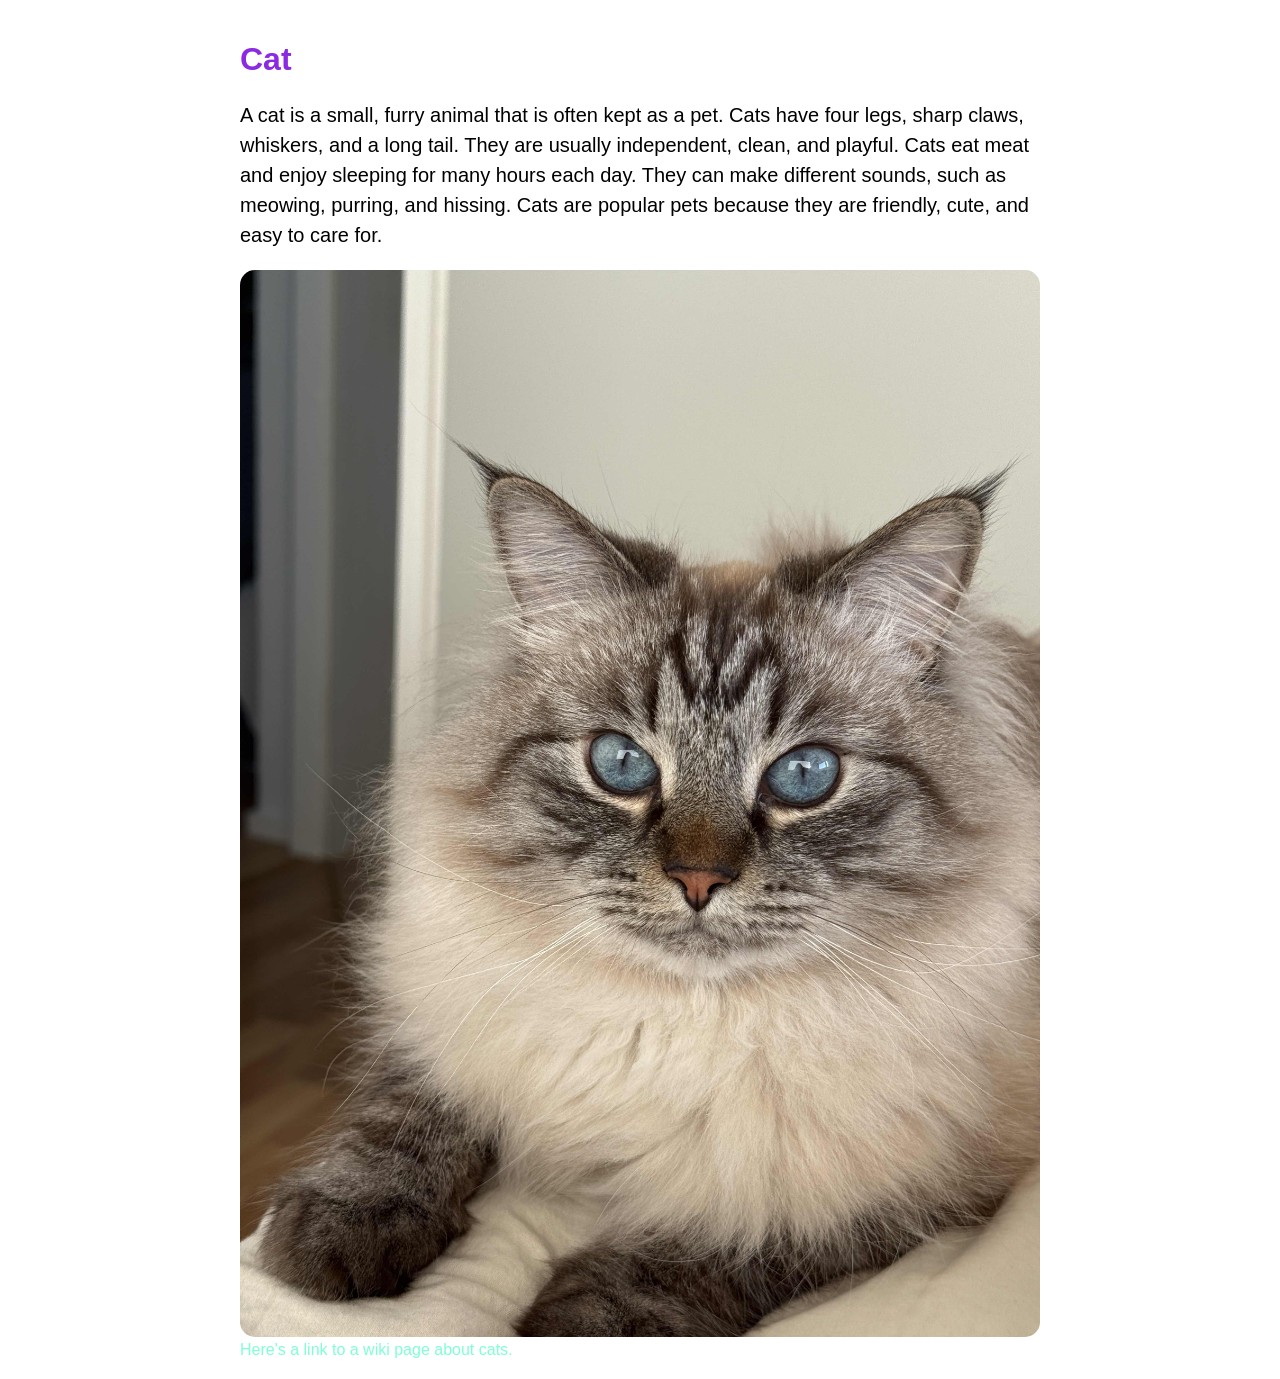
<file: Workshop1/index.html>
<!DOCTYPE html>
<html lang="en">
<head>
    <meta charset="UTF-8">
    <meta name="viewport" content="width=device-width, initial-scale=1.0">
    <link rel="stylesheet" href="css/styles.css">
    <title>My favourite animal</title>
</head>
<body>
    <h1>Cat</h1>
    <p>A cat is a small, furry animal that is often kept as a pet. Cats have four legs, sharp claws, whiskers, and a long tail. They are usually independent, clean, and playful. Cats eat meat and enjoy sleeping for many hours each day. They can make different sounds, such as meowing, purring, and hissing. Cats are popular pets because they are friendly, cute, and easy to care for.</p>
    <img src="meimei.jpg" alt="a cat">
    <a href="https://en.wikipedia.org/wiki/Cat">Here's a link to a wiki page about cats.</a>
</body>
</html>
</file>
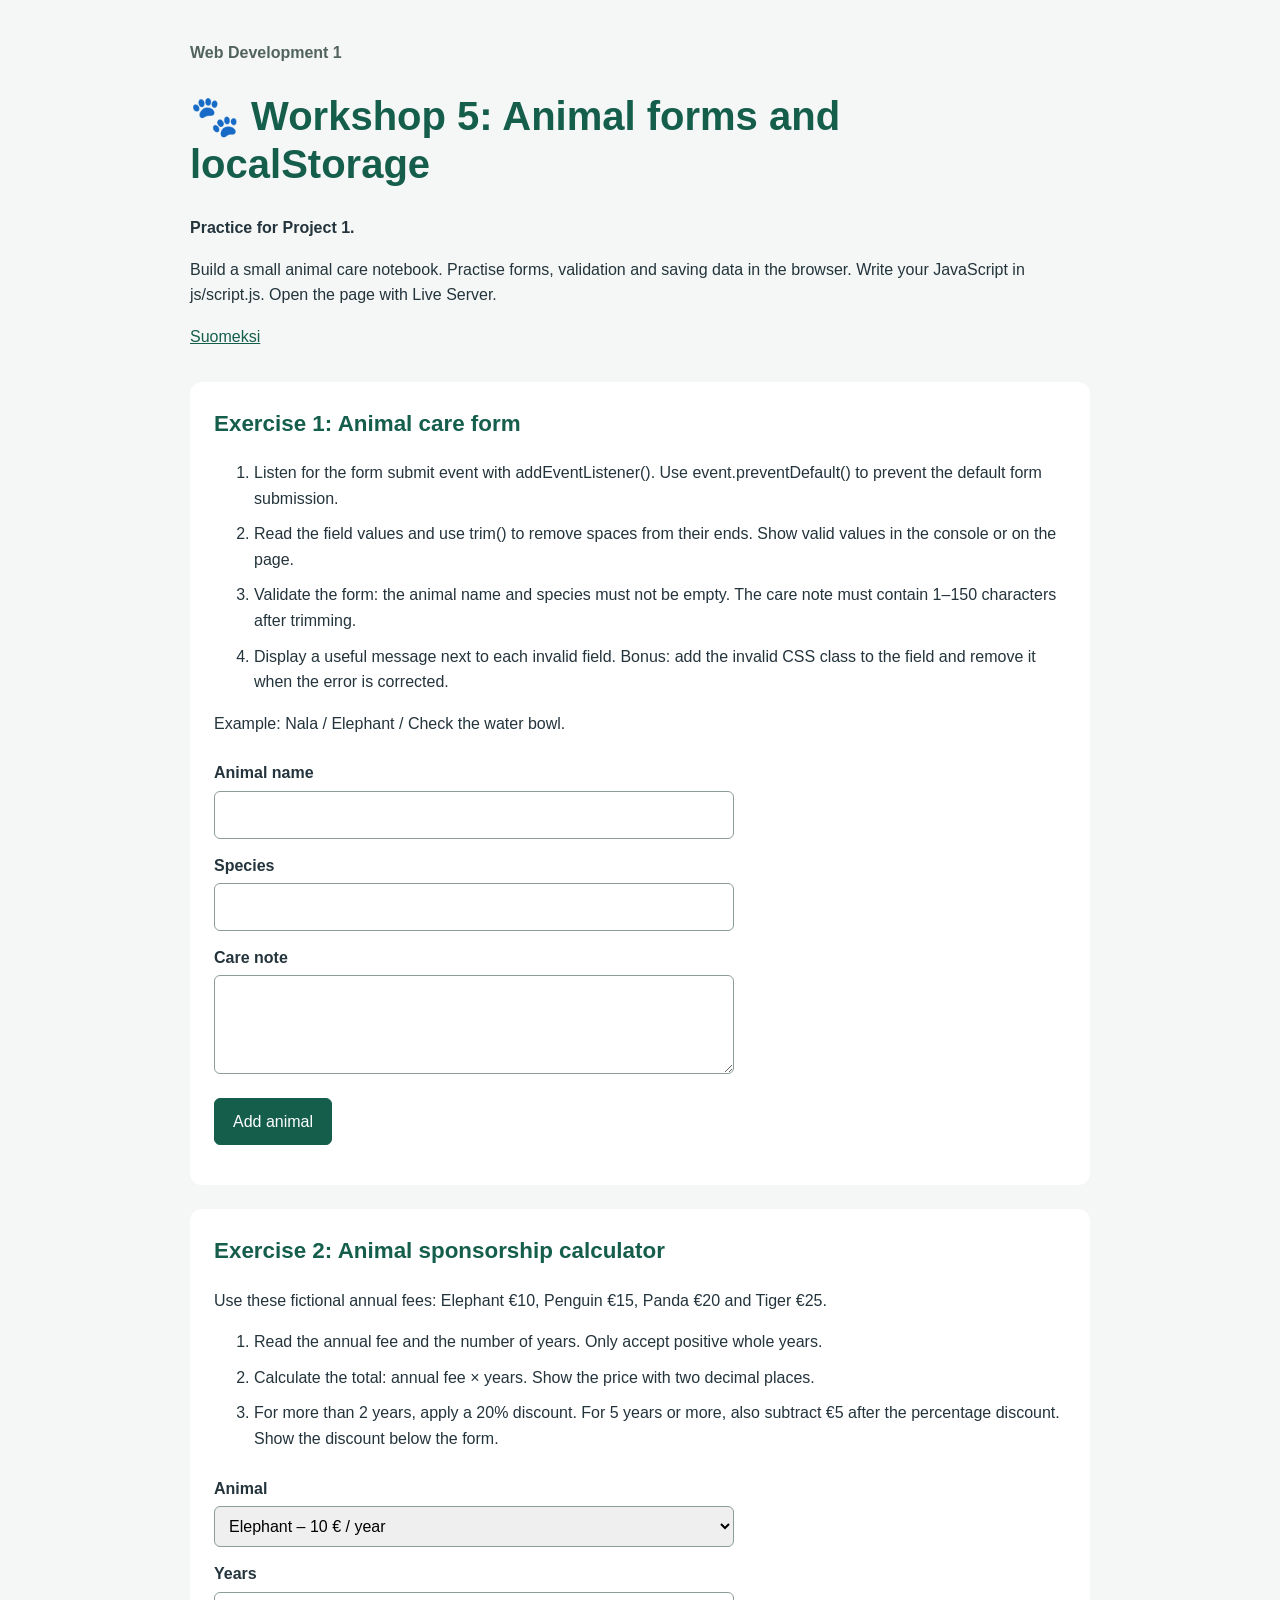
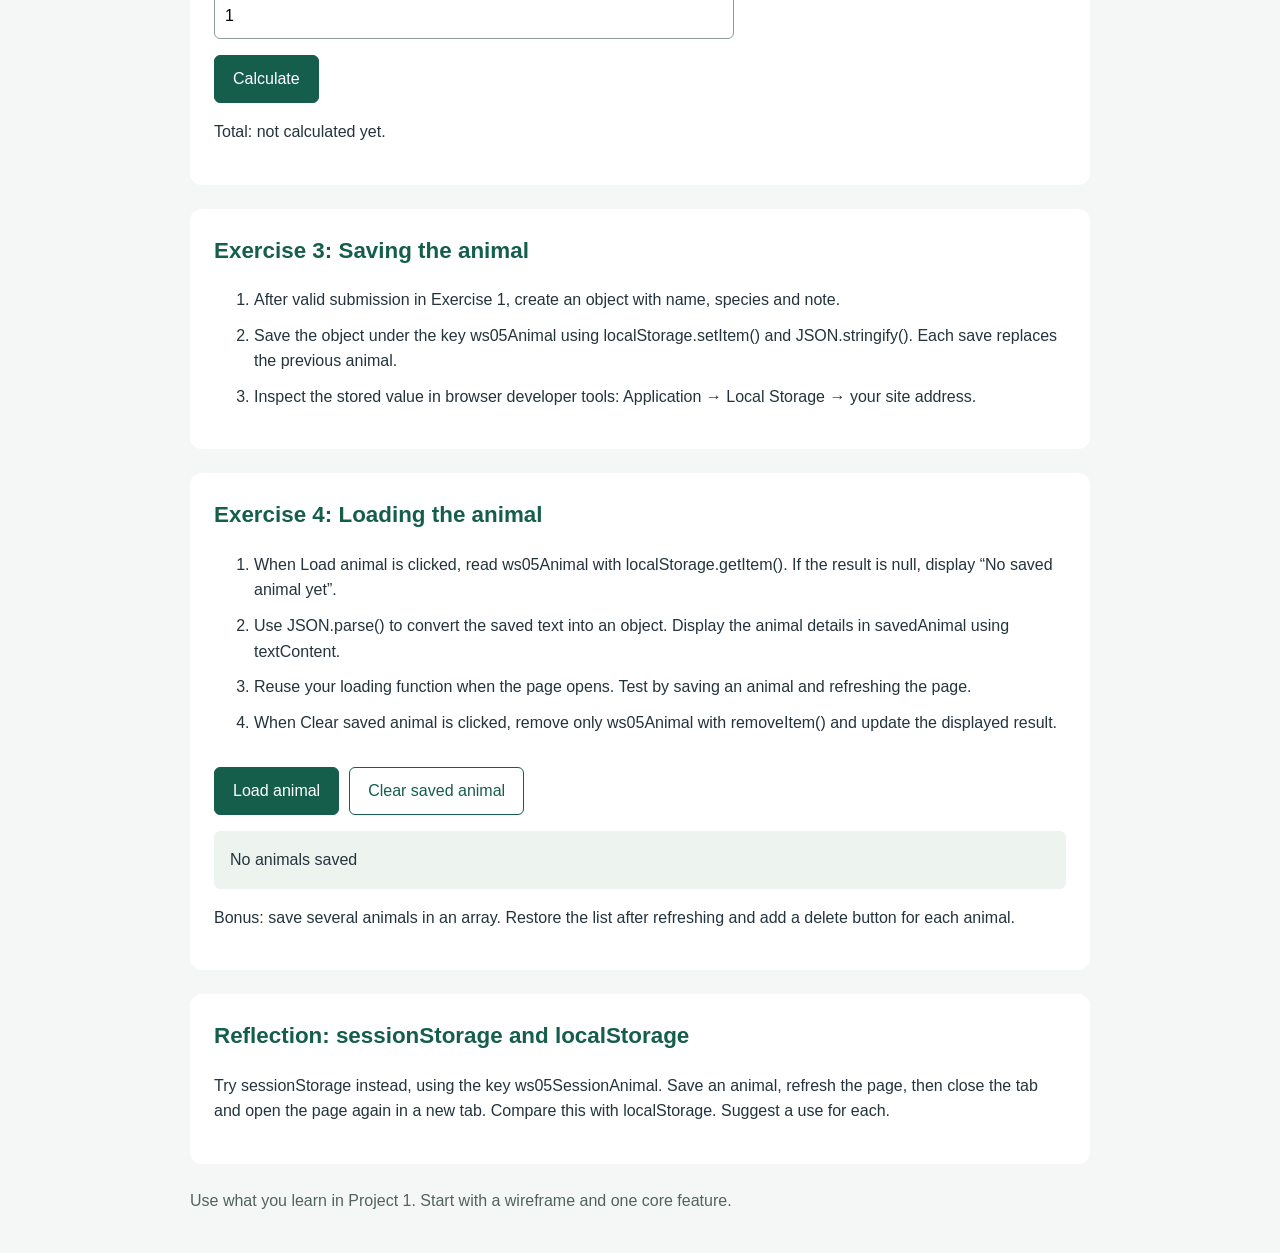
<file: Workshop5/index.html>
<!DOCTYPE html>
<html lang="en">
<head>
  <meta charset="UTF-8">
  <meta name="viewport" content="width=device-width, initial-scale=1.0">
  <title>Workshop 5: Animal forms and localStorage</title>
  <link rel="stylesheet" href="css/styles.css">
  <script src="js/script.js" defer></script>
</head>
<body>
<main>
<header>
  <p class="course">Web Development 1</p>
  <h1>🐾 Workshop 5: Animal forms and localStorage</h1>
  <p class="notice">Practice for Project 1.</p>
  <p>Build a small animal care notebook. Practise forms, validation and saving data in the browser. Write your JavaScript in js/script.js. Open the page with Live Server.</p>
  <a href="index-fi.html" lang="fi">Suomeksi</a>
</header>
<section>
  <h2>Exercise 1: Animal care form</h2>
  <ol><li>Listen for the form submit event with addEventListener(). Use event.preventDefault() to prevent the default form submission.</li><li>Read the field values and use trim() to remove spaces from their ends. Show valid values in the console or on the page.</li><li>Validate the form: the animal name and species must not be empty. The care note must contain 1–150 characters after trimming.</li><li>Display a useful message next to each invalid field. Bonus: add the invalid CSS class to the field and remove it when the error is corrected.</li></ol>
  <p>Example: Nala / Elephant / Check the water bowl.</p>
  <!-- novalidate allows students to practise JavaScript validation. -->
  <form id="animalForm" novalidate>
    <label for="animalName">Animal name</label>
    <input id="animalName" name="name" type="text" required aria-describedby="nameError">
    <span id="nameError" class="error" aria-live="polite"></span>
    <label for="animalSpecies">Species</label>
    <input id="animalSpecies" name="species" type="text" required aria-describedby="speciesError">
    <span id="speciesError" class="error" aria-live="polite"></span>
    <label for="careNote">Care note</label>
    <textarea id="careNote" name="note" rows="3" required aria-describedby="noteError"></textarea>
    <span id="noteError" class="error" aria-live="polite"></span>
    <button type="submit">Add animal</button>
  </form>
  <p id="formResult" role="status"></p>
</section>
<section>
  <h2>Exercise 2: Animal sponsorship calculator</h2>
  <p>Use these fictional annual fees: Elephant €10, Penguin €15, Panda €20 and Tiger €25.</p>
  <ol><li>Read the annual fee and the number of years. Only accept positive whole years.</li><li>Calculate the total: annual fee × years. Show the price with two decimal places.</li><li>For more than 2 years, apply a 20% discount. For 5 years or more, also subtract €5 after the percentage discount. Show the discount below the form.</li></ol>
  <form id="sponsorForm">
    <label for="animalType">Animal</label>
    <select id="animalType" name="type"><option value="10">Elephant – 10 € / year</option><option value="15">Penguin – 15 € / year</option><option value="20">Panda – 20 € / year</option><option value="25">Tiger – 25 € / year</option></select>
    <label for="years">Years</label>
    <input id="years" name="years" type="number" min="1" step="1" value="1" required>
    <button type="submit">Calculate</button>
  </form>
  <p id="cost" role="status">Total: not calculated yet.</p>
  <p id="discountMessage" aria-live="polite"></p>
</section>
<section>
  <h2>Exercise 3: Saving the animal</h2>
  <ol><li>After valid submission in Exercise 1, create an object with name, species and note.</li><li>Save the object under the key ws05Animal using localStorage.setItem() and JSON.stringify(). Each save replaces the previous animal.</li><li>Inspect the stored value in browser developer tools: Application → Local Storage → your site address.</li></ol>
</section>
<section>
  <h2>Exercise 4: Loading the animal</h2>
  <ol><li>When Load animal is clicked, read ws05Animal with localStorage.getItem(). If the result is null, display “No saved animal yet”.</li><li>Use JSON.parse() to convert the saved text into an object. Display the animal details in savedAnimal using textContent.</li><li>Reuse your loading function when the page opens. Test by saving an animal and refreshing the page.</li><li>When Clear saved animal is clicked, remove only ws05Animal with removeItem() and update the displayed result.</li></ol>
  <div class="actions">
    <button type="button" id="loadAnimal">Load animal</button>
    <button type="button" id="clearAnimal" class="secondary">Clear saved animal</button>
  </div>
  <p id="savedAnimal" class="saved" role="status">Saved animal details will appear here.</p>
  <p>Bonus: save several animals in an array. Restore the list after refreshing and add a delete button for each animal.</p>
</section>
<section>
  <h2>Reflection: sessionStorage and localStorage</h2>
  <p>Try sessionStorage instead, using the key ws05SessionAnimal. Save an animal, refresh the page, then close the tab and open the page again in a new tab. Compare this with localStorage. Suggest a use for each.</p>
</section>
<footer><p>Use what you learn in Project 1. Start with a wireframe and one core feature.</p></footer>
</main>
</body>
</html>
</file>
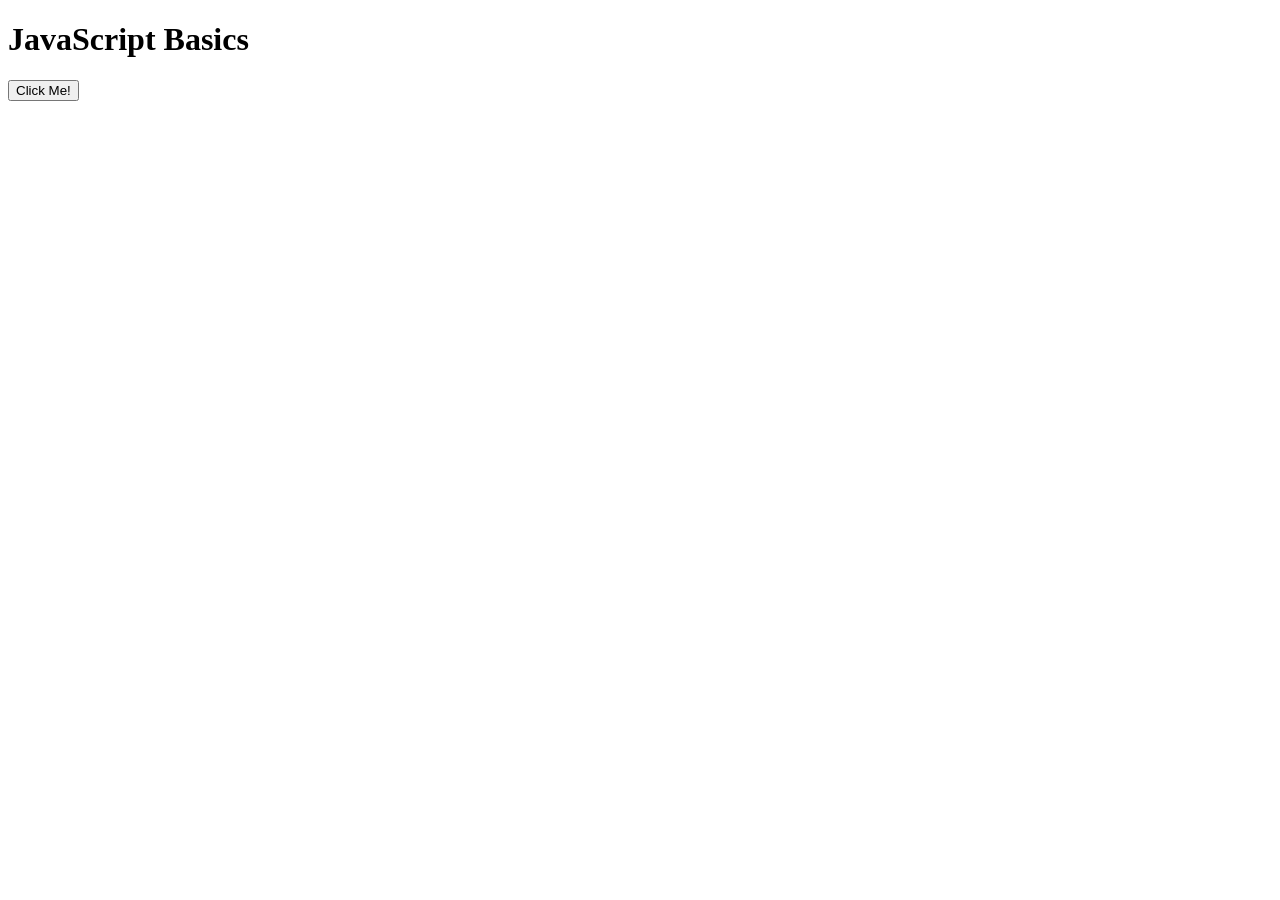
<file: WS02_JS_basics/index.html>
<!DOCTYPE html>
<html lang="en">
<head>
    <meta charset="UTF-8">
    <meta name="viewport" content="width=device-width, initial-scale=1.0">
    <title>JavaScript Basics</title>
</head>

<body>

    <h1>JavaScript Basics</h1>
    <button id="myButton">Click Me!</button>
    <script src="js/script.js"></script>
    
</body>
</html>
</file>
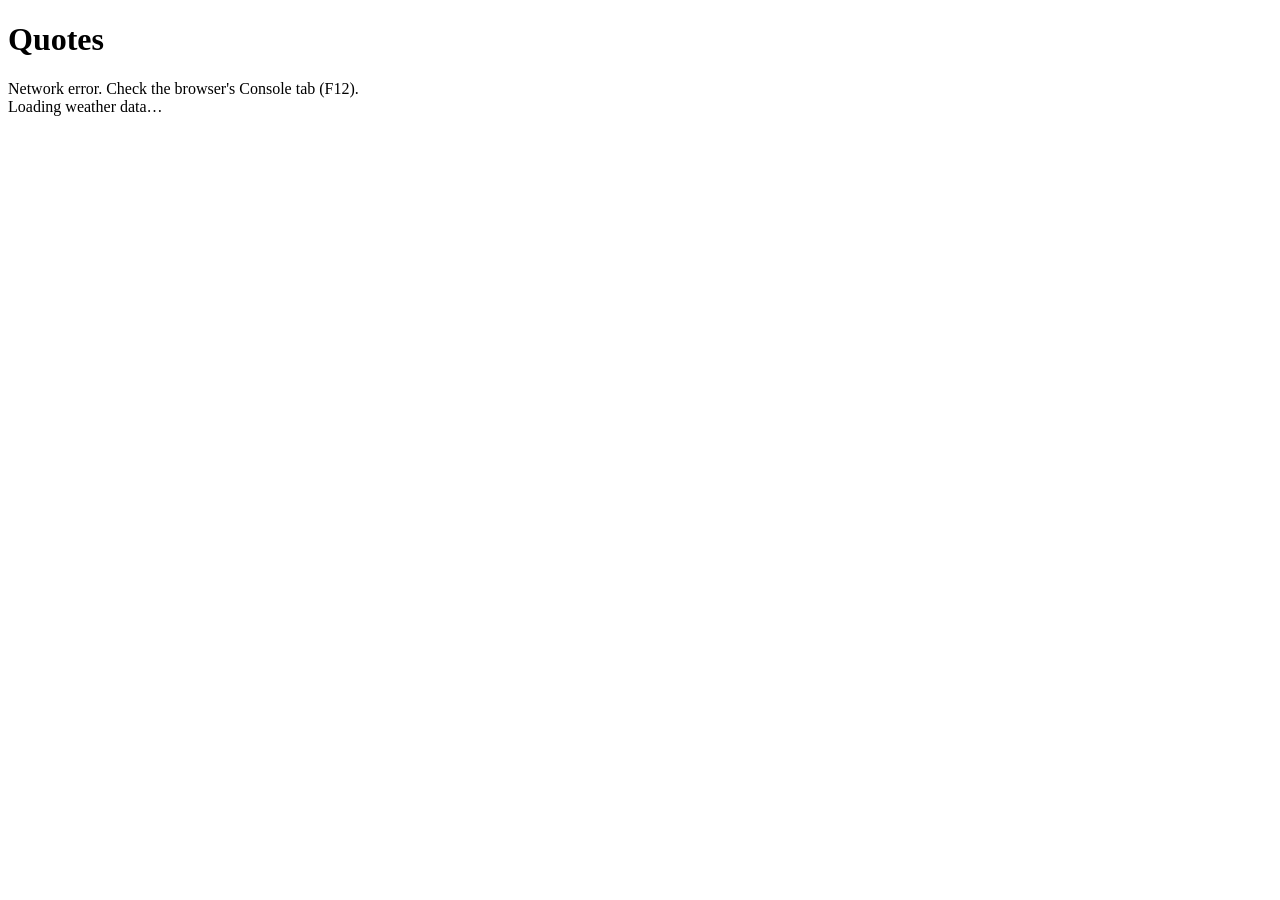
<file: Workshop7/class_exercise/index.html>
<!DOCTYPE html>
<html lang="en">

<head>
    <meta charset="UTF-8">
    <title>Quotes</title>
</head>

<body>
    <h1>Quotes</h1>
    <div id="Quotes"></div>
    <div id="weatherdata">Loading weather data…</div>
    
    <div id="weatherdata">Loading weather data…</div>
    <script src="ajaxdemo-weathermap.js"></script>

</body>



</html>
</file>
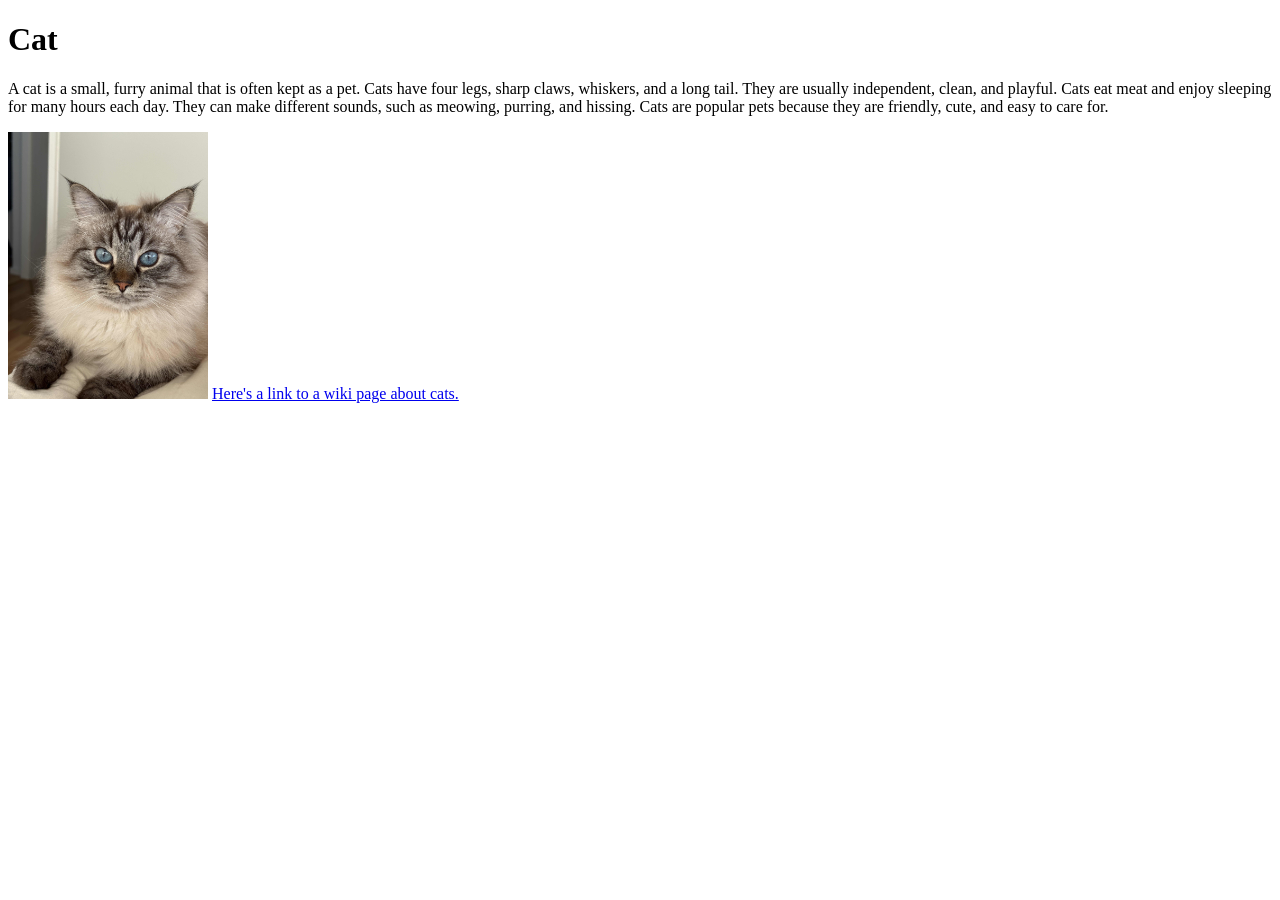
<file: exercise1/exercise1.html>
<!DOCTYPE html>
<html lang="en">
<head>
    <meta charset="UTF-8">
    <meta name="viewport" content="width=device-width, initial-scale=1.0">
    <title>My favourite animal</title>
</head>
<body>
    <h1>Cat</h1>
    <p>A cat is a small, furry animal that is often kept as a pet. Cats have four legs, sharp claws, whiskers, and a long tail. They are usually independent, clean, and playful. Cats eat meat and enjoy sleeping for many hours each day. They can make different sounds, such as meowing, purring, and hissing. Cats are popular pets because they are friendly, cute, and easy to care for.</p>
    <img width="200" src="meimei.jpg" alt="a cat">
    <a href="https://en.wikipedia.org/wiki/Cat">Here's a link to a wiki page about cats.</a>
</body>
</html>
</file>
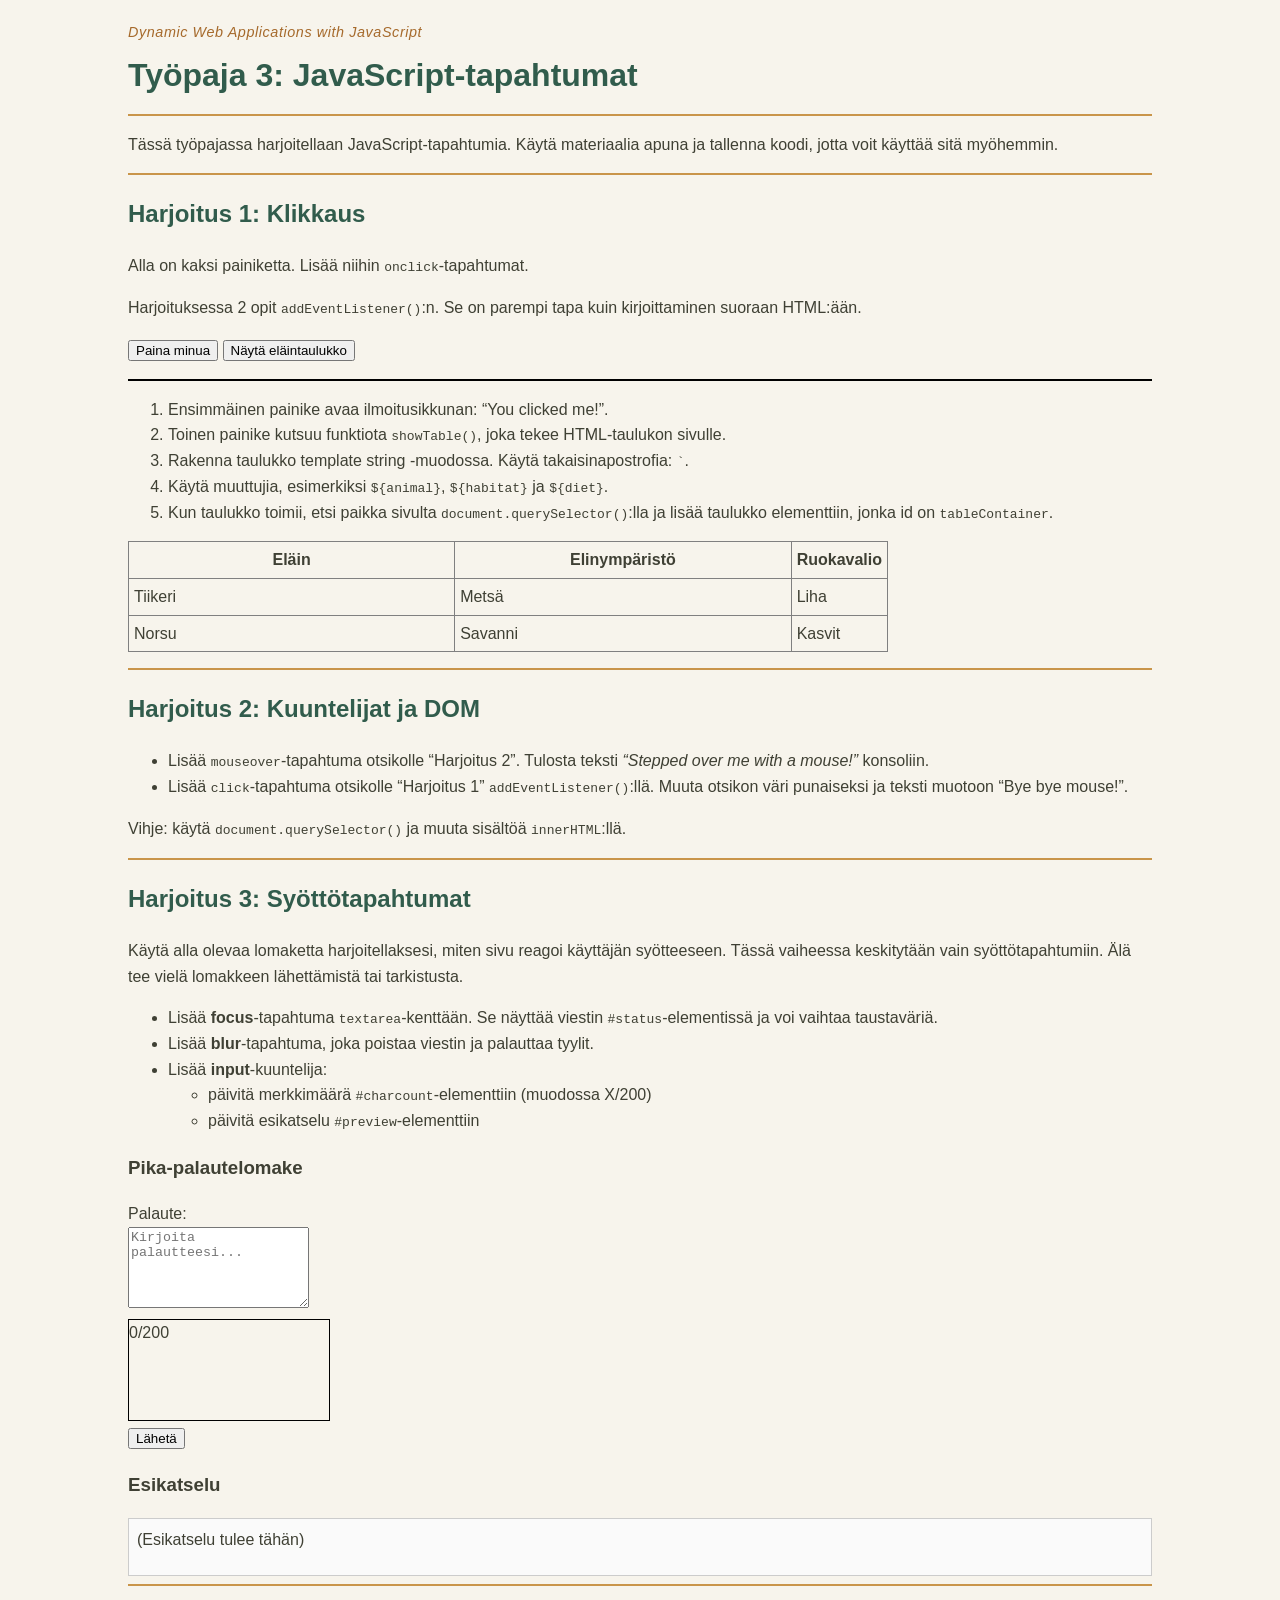
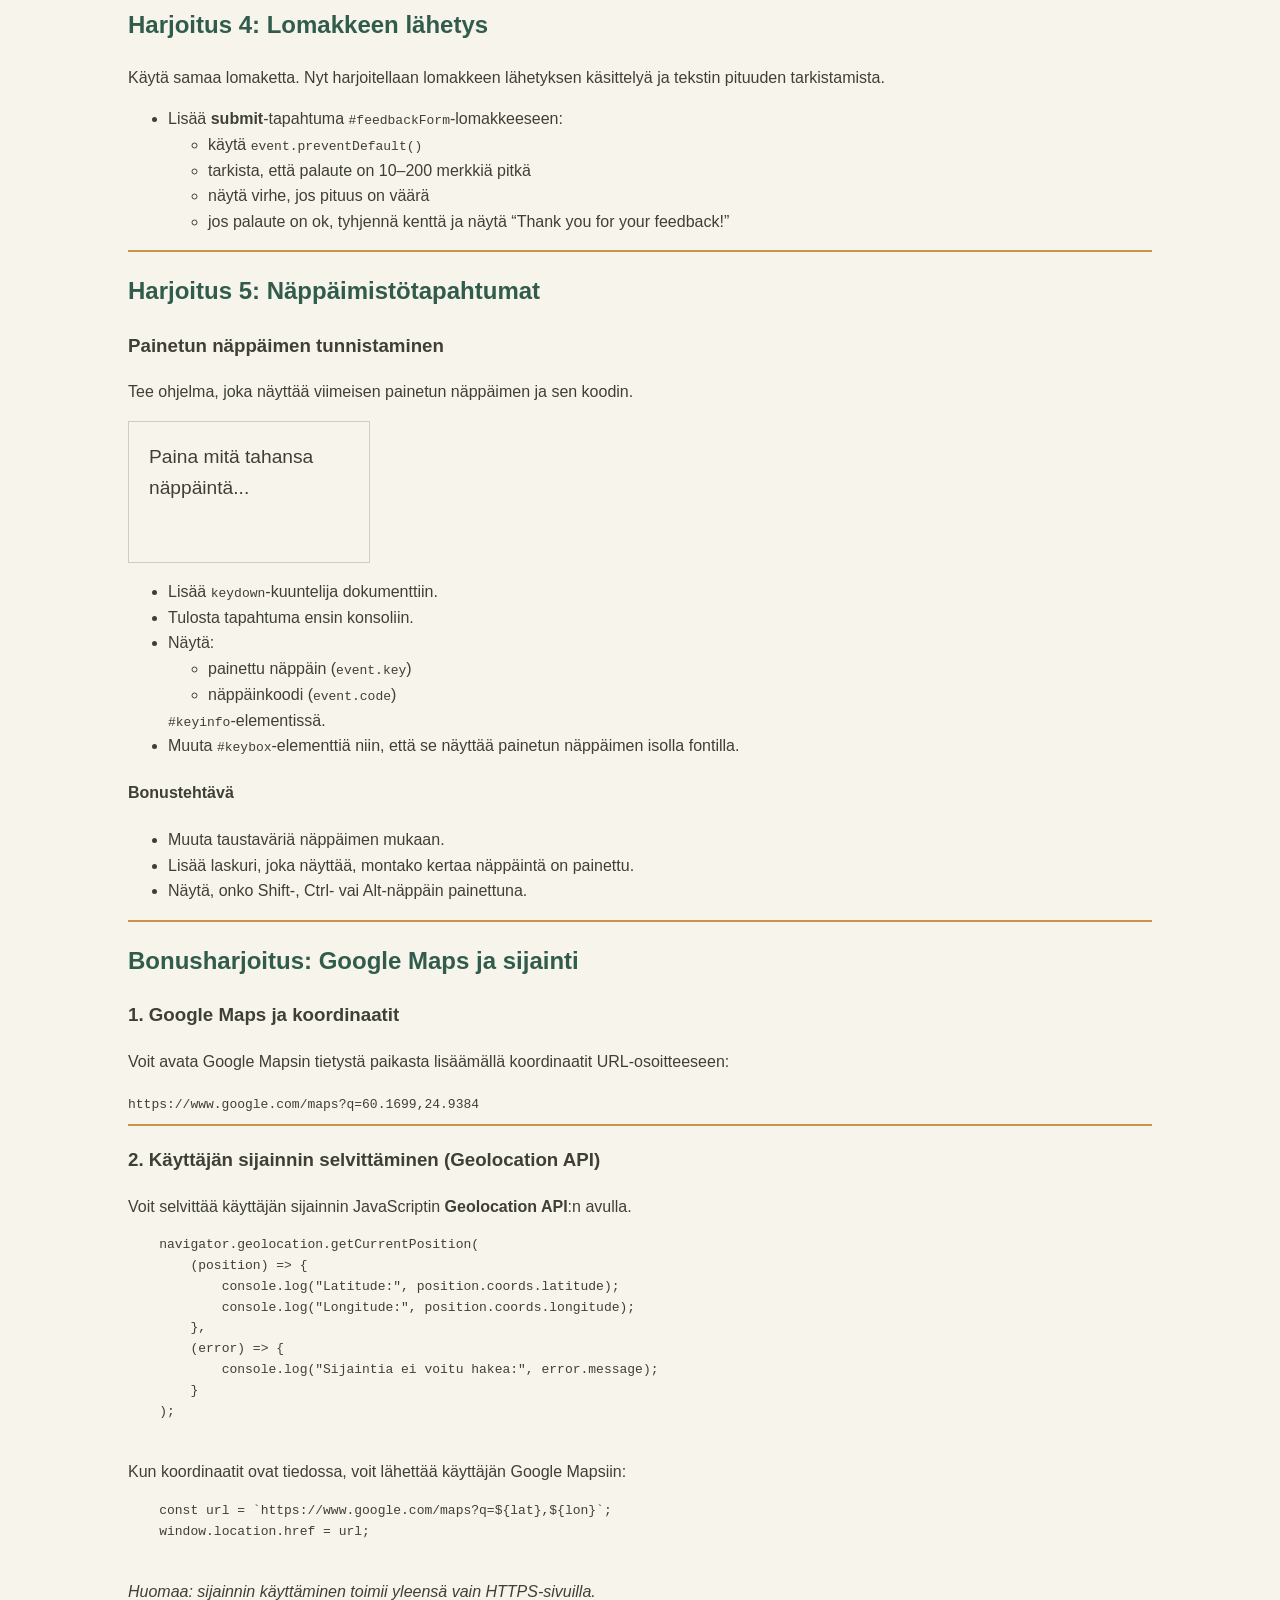
<file: Workshop3/Workshop03.html>
<!DOCTYPE html>
<html lang="fi">
<head>
    <meta charset="utf-8">
    <title>Työpaja 3</title>
    <link rel="stylesheet" href="css/styles.css">
    <script src="js/script.js" defer></script>
</head>

<body class="ws3">
    <h1>Työpaja 3: JavaScript-tapahtumat</h1>
    <hr>
    <p>
        Tässä työpajassa harjoitellaan JavaScript-tapahtumia.
        Käytä materiaalia apuna ja tallenna koodi, jotta voit käyttää sitä myöhemmin.
    </p>
    <hr>

    <!-- Harjoitus 1 -->
    <h2 id="otsikko1">Harjoitus 1: Klikkaus</h2>
    <p>Alla on kaksi painiketta. Lisää niihin <code>onclick</code>-tapahtumat.</p>
    <p>Harjoituksessa 2 opit <code>addEventListener()</code>:n. Se on parempi tapa kuin kirjoittaminen suoraan HTML:ään.</p>

    <p>
        <button id="button1">Paina minua</button>
        <button id="button2">Näytä eläintaulukko</button>
    </p>

    <div id="tableContainer"></div>

    <ol>
        <li>Ensimmäinen painike avaa ilmoitusikkunan: “You clicked me!”.</li>
        <li>Toinen painike kutsuu funktiota <code>showTable()</code>, joka tekee HTML-taulukon sivulle.</li>
        <li>Rakenna taulukko template string -muodossa. Käytä takaisinapostrofia: <code>`</code>.</li>
        <li>Käytä muuttujia, esimerkiksi <code>${animal}</code>, <code>${habitat}</code> ja <code>${diet}</code>.</li>
        <li>Kun taulukko toimii, etsi paikka sivulta <code>document.querySelector()</code>:lla ja lisää taulukko elementtiin, jonka id on <code>tableContainer</code>.</li>
    </ol>

    <table id="example" class="display">
        <thead>
            <tr>
                <th>Eläin</th>
                <th>Elinympäristö</th>
                <th>Ruokavalio</th>
            </tr>
        </thead>
        <tbody>
            <tr>
                <td>Tiikeri</td>
                <td>Metsä</td>
                <td>Liha</td>
            </tr>
            <tr>
                <td>Norsu</td>
                <td>Savanni</td>
                <td>Kasvit</td>
            </tr>
        </tbody>
    </table>

    <hr>

    <!-- Harjoitus 2 -->
    <h2 id="harjoitus2">Harjoitus 2: Kuuntelijat ja DOM</h2>
    <ul>
        <li>Lisää <code>mouseover</code>-tapahtuma otsikolle “Harjoitus 2”. Tulosta teksti <em>“Stepped over me with a mouse!”</em> konsoliin.</li>
        <li>Lisää <code>click</code>-tapahtuma otsikolle “Harjoitus 1” <code>addEventListener()</code>:llä. Muuta otsikon väri punaiseksi ja teksti muotoon “Bye bye mouse!”.</li>
    </ul>
    <p>Vihje: käytä <code>document.querySelector()</code> ja muuta sisältöä <code>innerHTML</code>:llä.</p>

    <hr>

    <!-- Harjoitus 3 -->
    <h2>Harjoitus 3: Syöttötapahtumat</h2>
    <p>
        Käytä alla olevaa lomaketta harjoitellaksesi, miten sivu reagoi käyttäjän syötteeseen.
        Tässä vaiheessa keskitytään vain syöttötapahtumiin. Älä tee vielä lomakkeen lähettämistä tai tarkistusta.
    </p>

    <ul>
        <li>Lisää <strong>focus</strong>-tapahtuma <code>textarea</code>-kenttään. Se näyttää viestin <code>#status</code>-elementissä ja voi vaihtaa taustaväriä.</li>
        <li>Lisää <strong>blur</strong>-tapahtuma, joka poistaa viestin ja palauttaa tyylit.</li>
        <li>Lisää <strong>input</strong>-kuuntelija:
            <ul>
                <li>päivitä merkkimäärä <code>#charcount</code>-elementtiin (muodossa X/200)</li>
                <li>päivitä esikatselu <code>#preview</code>-elementtiin</li>
            </ul>
        </li>
    </ul>

    <h3>Pika-palautelomake</h3>

    <form id="feedbackForm" novalidate>
        <label for="feedback">Palaute:</label><br>
        <textarea id="feedback" placeholder="Kirjoita palautteesi..." rows="5"></textarea><br>

        <div style="margin: 4px 0;">
            <span id="charcount">0/200</span>
            <span id="status" aria-live="polite" style="margin-left: 8px; color: #666;"></span>
        </div>

        <button id="sendBtn" type="submit">Lähetä</button>
    </form>

    <h3>Esikatselu</h3>
    <div id="preview" style="border: 1px solid #ccc; padding: 8px; min-height: 40px; background: #fafafa;">
        (Esikatselu tulee tähän)
    </div>

    <hr>

    <!-- Harjoitus 4 -->
    <h2>Harjoitus 4: Lomakkeen lähetys</h2>
    <p>
        Käytä samaa lomaketta. Nyt harjoitellaan lomakkeen lähetyksen käsittelyä ja tekstin pituuden tarkistamista.
    </p>

    <ul>
        <li>Lisää <strong>submit</strong>-tapahtuma <code>#feedbackForm</code>-lomakkeeseen:
            <ul>
                <li>käytä <code>event.preventDefault()</code></li>
                <li>tarkista, että palaute on 10–200 merkkiä pitkä</li>
                <li>näytä virhe, jos pituus on väärä</li>
                <li>jos palaute on ok, tyhjennä kenttä ja näytä “Thank you for your feedback!”</li>
            </ul>
        </li>
    </ul>

    <hr>

    <!-- Harjoitus 5 -->
    <h2>Harjoitus 5: Näppäimistötapahtumat</h2>

    <h3>Painetun näppäimen tunnistaminen</h3>

    <p>
        Tee ohjelma, joka näyttää viimeisen painetun näppäimen ja sen koodin.
    </p>

    <div id="keybox" style="padding: 20px; border: 1px solid #ccc; font-size: 1.2em;">
        Paina mitä tahansa näppäintä...
    </div>

    <p id="keyinfo"></p>

    <ul>
        <li>Lisää <code>keydown</code>-kuuntelija dokumenttiin.</li>
        <li>Tulosta tapahtuma ensin konsoliin.</li>
        <li>Näytä:
            <ul>
                <li>painettu näppäin (<code>event.key</code>)</li>
                <li>näppäinkoodi (<code>event.code</code>)</li>
            </ul>
            <code>#keyinfo</code>-elementissä.
        </li>
        <li>
            Muuta <code>#keybox</code>-elementtiä niin, että se näyttää painetun näppäimen isolla fontilla.
        </li>
    </ul>

    <h4>Bonustehtävä</h4>
    <ul>
        <li>Muuta taustaväriä näppäimen mukaan.</li>
        <li>Lisää laskuri, joka näyttää, montako kertaa näppäintä on painettu.</li>
        <li>Näytä, onko Shift-, Ctrl- vai Alt-näppäin painettuna.</li>
    </ul>

    <hr>

    <!-- Bonusharjoitus -->
    <h2>Bonusharjoitus: Google Maps ja sijainti</h2>

    <h3>1. Google Maps ja koordinaatit</h3>
    <p>
        Voit avata Google Mapsin tietystä paikasta lisäämällä koordinaatit URL-osoitteeseen:
    </p>
    <code>https://www.google.com/maps?q=60.1699,24.9384</code>

    <hr>

    <h3>2. Käyttäjän sijainnin selvittäminen (Geolocation API)</h3>
    <p>
        Voit selvittää käyttäjän sijainnin JavaScriptin <strong>Geolocation API</strong>:n avulla.
    </p>

    <pre>
    navigator.geolocation.getCurrentPosition(
        (position) => {
            console.log("Latitude:", position.coords.latitude);
            console.log("Longitude:", position.coords.longitude);
        },
        (error) => {
            console.log("Sijaintia ei voitu hakea:", error.message);
        }
    );
    </pre>

    <p>Kun koordinaatit ovat tiedossa, voit lähettää käyttäjän Google Mapsiin:</p>

    <pre>
    const url = `https://www.google.com/maps?q=${lat},${lon}`;
    window.location.href = url;
    </pre>

    <p><em>Huomaa: sijainnin käyttäminen toimii yleensä vain HTTPS-sivuilla.</em></p>

</body>
</html>
</file>
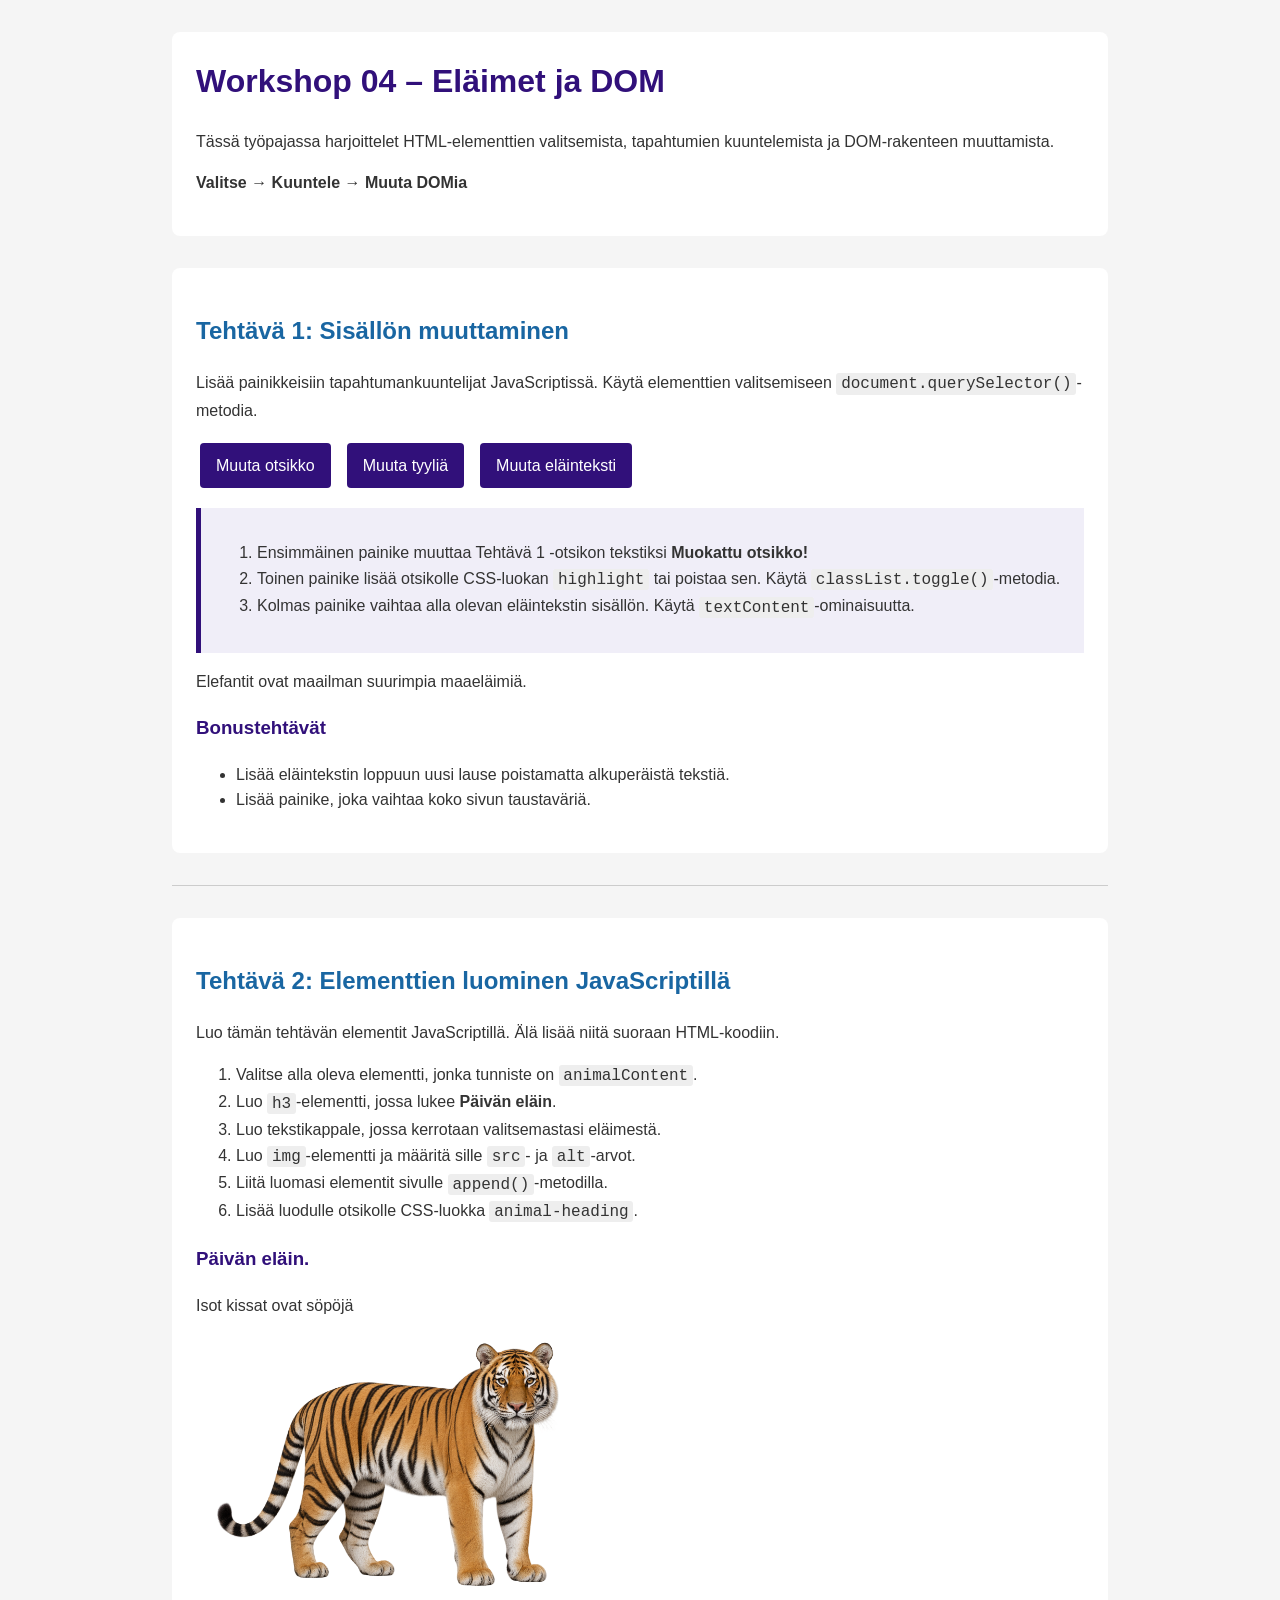
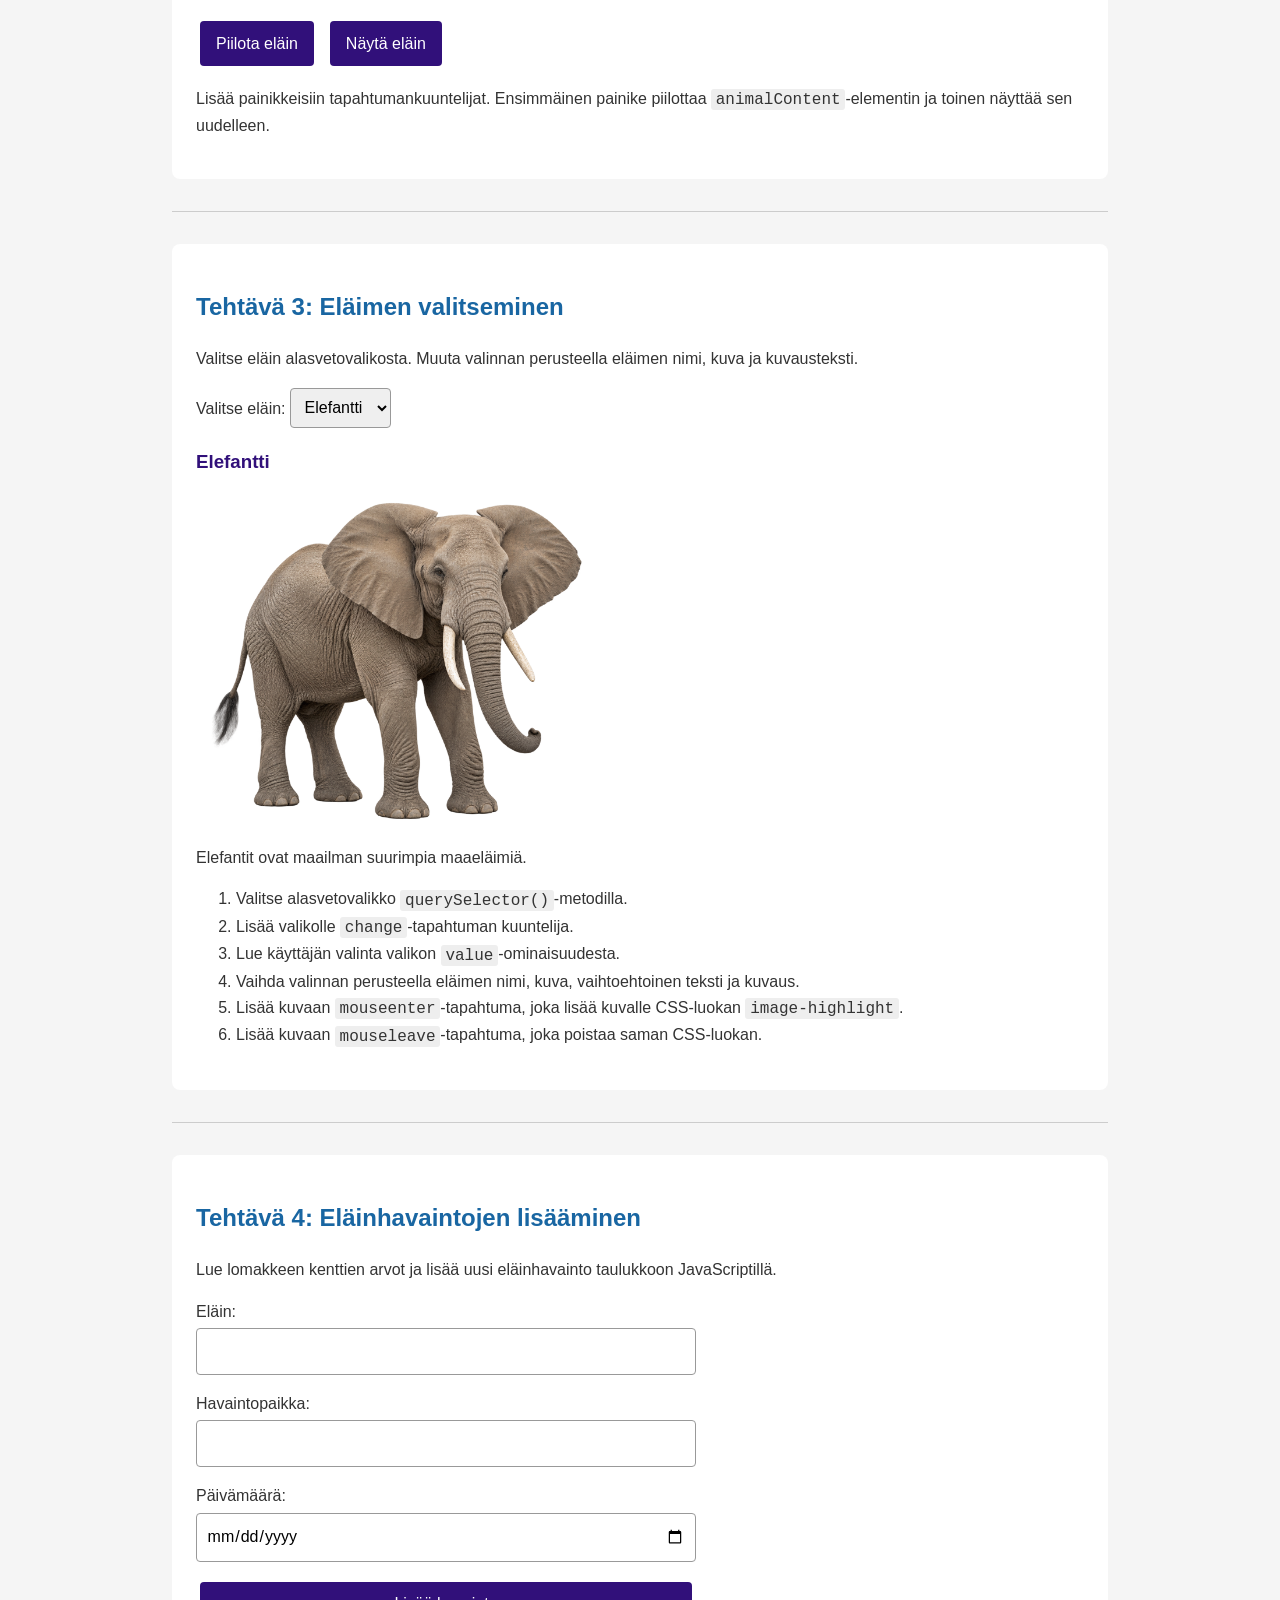
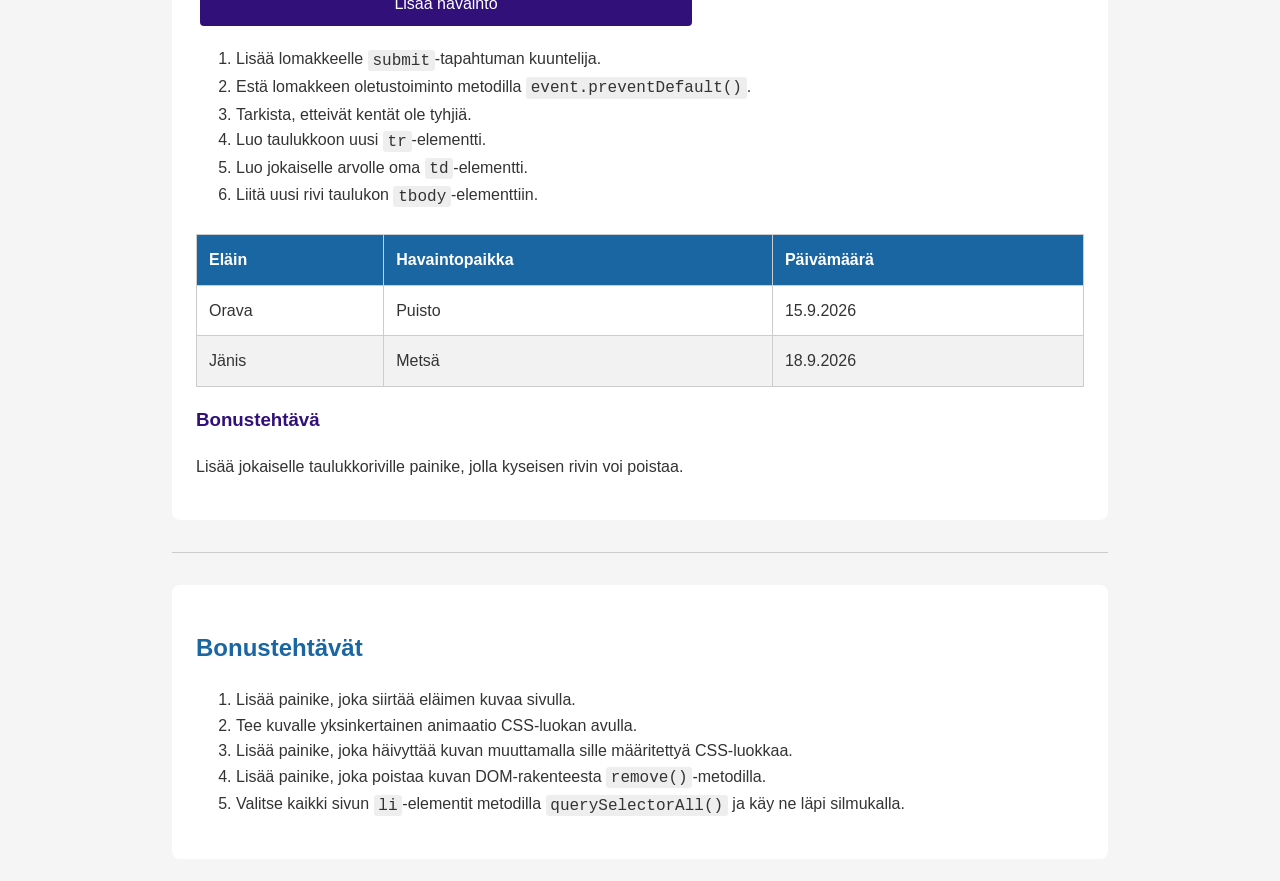
<file: Workshop4/workshop4.html>
<!DOCTYPE html>
<html lang="fi">

<head>
    <meta charset="UTF-8">
    <meta name="viewport" content="width=device-width, initial-scale=1.0">

    <title>Workshop 04 – DOM-skriptaus</title>

    <link rel="stylesheet" href="css/styles.css">
    <script src="js/script.js" defer></script>
</head>

<body>
    <header>
        <h1 id="mainHeading">Workshop 04 – Eläimet ja DOM</h1>

        <p>
            Tässä työpajassa harjoittelet HTML-elementtien valitsemista,
            tapahtumien kuuntelemista ja DOM-rakenteen muuttamista.
        </p>

        <p>
            <strong>Valitse → Kuuntele → Muuta DOMia</strong>
        </p>
    </header>

    <main>
        <!-- TEHTÄVÄ 1 -->
        <section>
            <h2 id="taskOneHeading">Tehtävä 1: Sisällön muuttaminen</h2>

            <p>
                Lisää painikkeisiin tapahtumankuuntelijat JavaScriptissä.
                Käytä elementtien valitsemiseen
                <code>document.querySelector()</code>-metodia.
            </p>

            <div class="buttons">
                <button id="changeHeadingButton">
                    Muuta otsikko
                </button>

                <button id="changeStyleButton">
                    Muuta tyyliä
                </button>

                <button id="changeTextButton">
                    Muuta eläinteksti
                </button>
            </div>

            <div class="instructions">
                <ol>
                    <li>
                        Ensimmäinen painike muuttaa Tehtävä 1 -otsikon tekstiksi
                        <strong>Muokattu otsikko!</strong>
                    </li>

                    <li>
                        Toinen painike lisää otsikolle CSS-luokan
                        <code>highlight</code> tai poistaa sen.
                        Käytä <code>classList.toggle()</code>-metodia.
                    </li>

                    <li>
                        Kolmas painike vaihtaa alla olevan eläintekstin sisällön.
                        Käytä <code>textContent</code>-ominaisuutta.
                    </li>
                </ol>
            </div>

            <p id="animalText">
                Elefantit ovat maailman suurimpia maaeläimiä.
            </p>

            <h3>Bonustehtävät</h3>

            <ul>
                <li>
                    Lisää eläintekstin loppuun uusi lause poistamatta
                    alkuperäistä tekstiä.
                </li>

                <li>
                    Lisää painike, joka vaihtaa koko sivun taustaväriä.
                </li>
            </ul>
        </section>

        <hr>

        <!-- TEHTÄVÄ 2 -->
        <section>
            <h2>Tehtävä 2: Elementtien luominen JavaScriptillä</h2>

            <p>
                Luo tämän tehtävän elementit JavaScriptillä. Älä lisää niitä
                suoraan HTML-koodiin.
            </p>

            <ol>
                <li>
                    Valitse alla oleva elementti, jonka tunniste on
                    <code>animalContent</code>.
                </li>

                <li>
                    Luo <code>h3</code>-elementti, jossa lukee
                    <strong>Päivän eläin</strong>.
                </li>

                <li>
                    Luo tekstikappale, jossa kerrotaan valitsemastasi eläimestä.
                </li>

                <li>
                    Luo <code>img</code>-elementti ja määritä sille
                    <code>src</code>- ja <code>alt</code>-arvot.
                </li>

                <li>
                    Liitä luomasi elementit sivulle
                    <code>append()</code>-metodilla.
                </li>

                <li>
                    Lisää luodulle otsikolle CSS-luokka
                    <code>animal-heading</code>.
                </li>
            </ol>

            <div id="animalContent"></div>

            <div class="buttons">
                <button id="hideAnimalButton">
                    Piilota eläin
                </button>

                <button id="showAnimalButton">
                    Näytä eläin
                </button>
            </div>

            <p>
                Lisää painikkeisiin tapahtumankuuntelijat. Ensimmäinen painike
                piilottaa <code>animalContent</code>-elementin ja toinen näyttää
                sen uudelleen.
            </p>
        </section>

        <hr>

        <!-- TEHTÄVÄ 3 -->
        <section>
            <h2>Tehtävä 3: Eläimen valitseminen</h2>

            <p>
                Valitse eläin alasvetovalikosta. Muuta valinnan perusteella
                eläimen nimi, kuva ja kuvausteksti.
            </p>

            <label for="animalSelect">Valitse eläin:</label>

            <select id="animalSelect">
                <option value="elephant">Elefantti</option>
                <option value="tiger">Tiikeri</option>
                <option value="penguin">Pingviini</option>
                <option value="panda">Panda</option>
            </select>

            <article id="selectedAnimal">
                <h3 id="animalName">Elefantti</h3>

                <img
                    id="animalImage"
                    src="images/elephant.png"
                    alt="Elefantti"
                >

                <p id="animalDescription">
                    Elefantit ovat maailman suurimpia maaeläimiä.
                </p>
            </article>

            <ol>
                <li>
                    Valitse alasvetovalikko
                    <code>querySelector()</code>-metodilla.
                </li>

                <li>
                    Lisää valikolle <code>change</code>-tapahtuman kuuntelija.
                </li>

                <li>
                    Lue käyttäjän valinta valikon
                    <code>value</code>-ominaisuudesta.
                </li>

                <li>
                    Vaihda valinnan perusteella eläimen nimi, kuva,
                    vaihtoehtoinen teksti ja kuvaus.
                </li>

                <li>
                    Lisää kuvaan <code>mouseenter</code>-tapahtuma, joka lisää
                    kuvalle CSS-luokan <code>image-highlight</code>.
                </li>

                <li>
                    Lisää kuvaan <code>mouseleave</code>-tapahtuma, joka poistaa
                    saman CSS-luokan.
                </li>
            </ol>
        </section>

        <hr>

        <!-- TEHTÄVÄ 4 -->
        <section>
            <h2>Tehtävä 4: Eläinhavaintojen lisääminen</h2>

            <p>
                Lue lomakkeen kenttien arvot ja lisää uusi eläinhavainto
                taulukkoon JavaScriptillä.
            </p>

            <form id="animalForm">
                <div>
                    <label for="observationAnimal">Eläin:</label>

                    <input
                        type="text"
                        id="observationAnimal"
                        name="observationAnimal"
                    >
                </div>

                <div>
                    <label for="observationLocation">Havaintopaikka:</label>

                    <input
                        type="text"
                        id="observationLocation"
                        name="observationLocation"
                    >
                </div>

                <div>
                    <label for="observationDate">Päivämäärä:</label>

                    <input
                        type="date"
                        id="observationDate"
                        name="observationDate"
                    >
                </div>

                <button type="submit">
                    Lisää havainto
                </button>
            </form>

            <ol>
                <li>
                    Lisää lomakkeelle <code>submit</code>-tapahtuman kuuntelija.
                </li>

                <li>
                    Estä lomakkeen oletustoiminto metodilla
                    <code>event.preventDefault()</code>.
                </li>

                <li>
                    Tarkista, etteivät kentät ole tyhjiä.
                </li>

                <li>
                    Luo taulukkoon uusi <code>tr</code>-elementti.
                </li>

                <li>
                    Luo jokaiselle arvolle oma <code>td</code>-elementti.
                </li>

                <li>
                    Liitä uusi rivi taulukon <code>tbody</code>-elementtiin.
                </li>
            </ol>

            <table id="observationTable">
                <thead>
                    <tr>
                        <th>Eläin</th>
                        <th>Havaintopaikka</th>
                        <th>Päivämäärä</th>
                    </tr>
                </thead>

                <tbody id="observationTableBody">
                    <tr>
                        <td>Orava</td>
                        <td>Puisto</td>
                        <td>15.9.2026</td>
                    </tr>

                    <tr>
                        <td>Jänis</td>
                        <td>Metsä</td>
                        <td>18.9.2026</td>
                    </tr>
                </tbody>
            </table>

            <h3>Bonustehtävä</h3>

            <p>
                Lisää jokaiselle taulukkoriville painike, jolla kyseisen rivin
                voi poistaa.
            </p>
        </section>

        <hr>

        <!-- BONUSTEHTÄVÄT -->
        <section>
            <h2>Bonustehtävät</h2>

            <ol>
                <li>
                    Lisää painike, joka siirtää eläimen kuvaa sivulla.
                </li>

                <li>
                    Tee kuvalle yksinkertainen animaatio CSS-luokan avulla.
                </li>

                <li>
                    Lisää painike, joka häivyttää kuvan muuttamalla sille
                    määritettyä CSS-luokkaa.
                </li>

                <li>
                    Lisää painike, joka poistaa kuvan DOM-rakenteesta
                    <code>remove()</code>-metodilla.
                </li>

                <li>
                    Valitse kaikki sivun <code>li</code>-elementit metodilla
                    <code>querySelectorAll()</code> ja käy ne läpi silmukalla.
                </li>
            </ol>
        </section>
    </main>
</body>

</html>
</file>
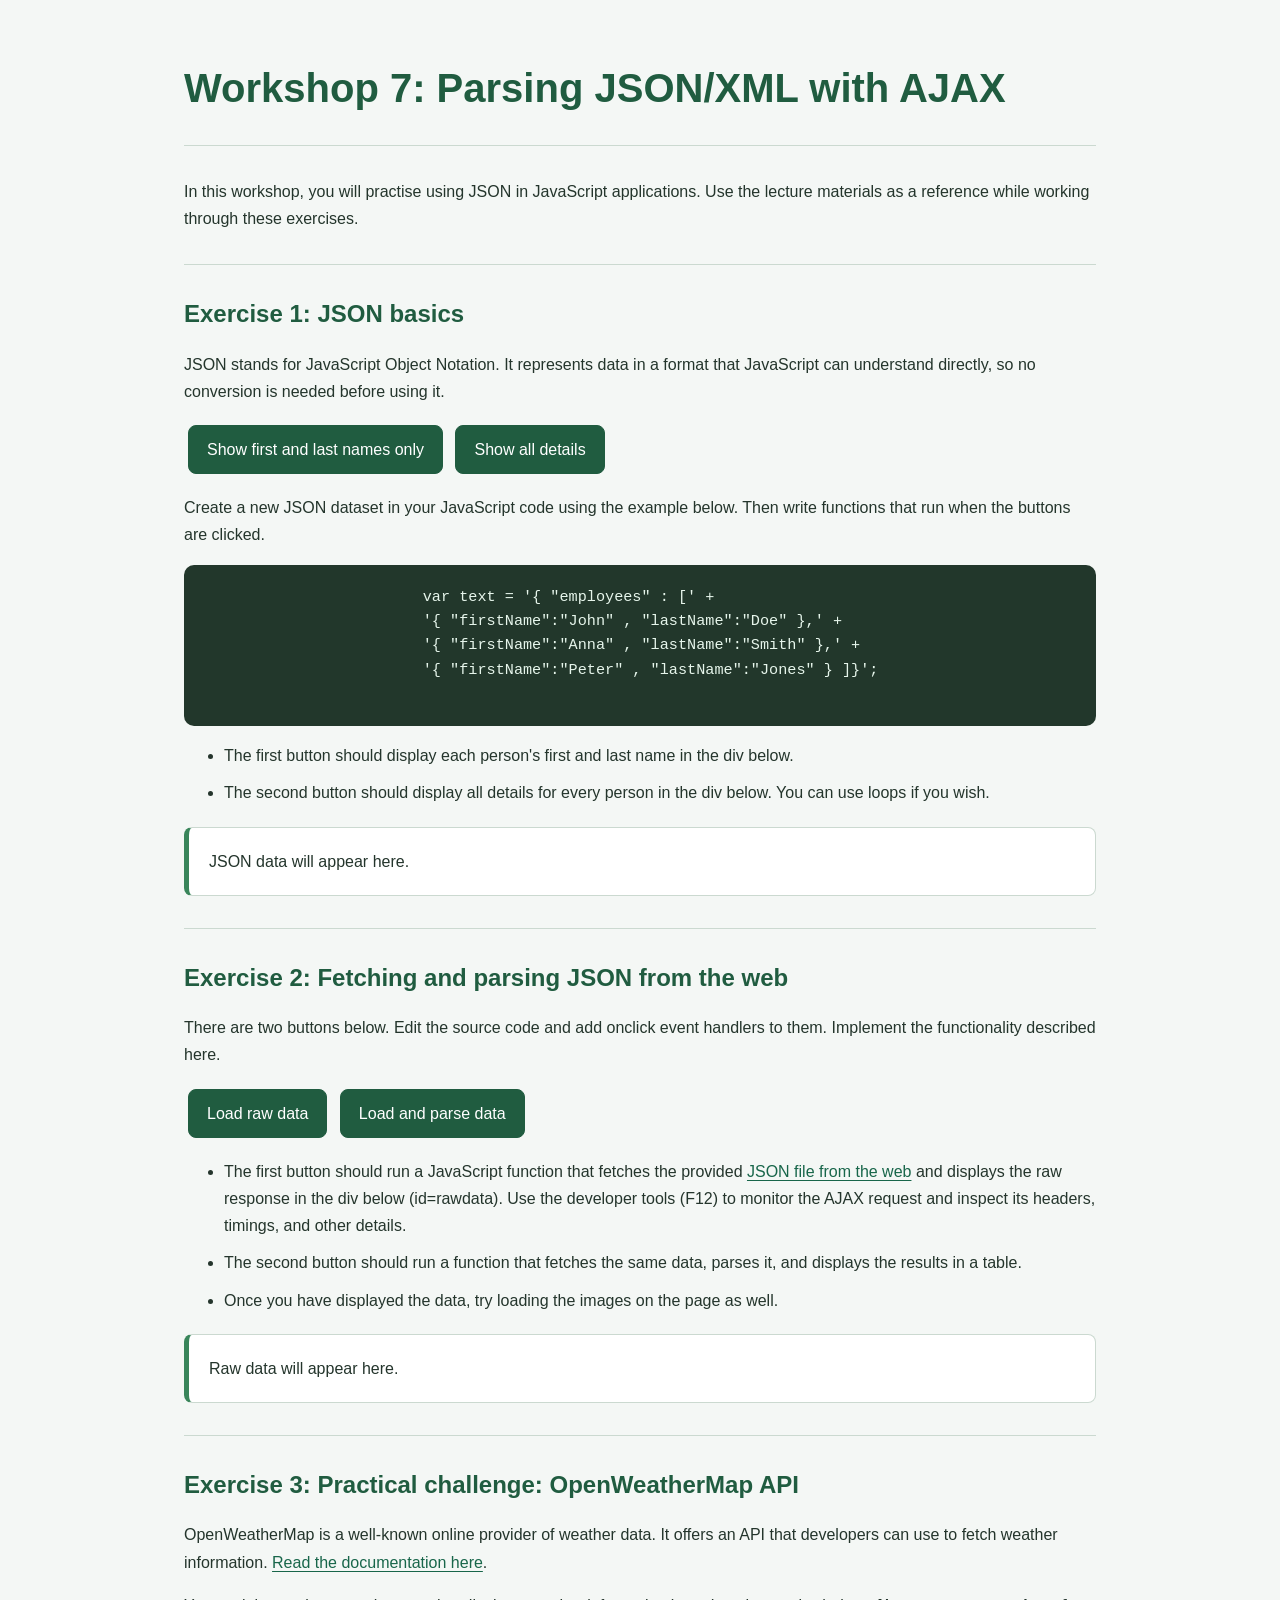
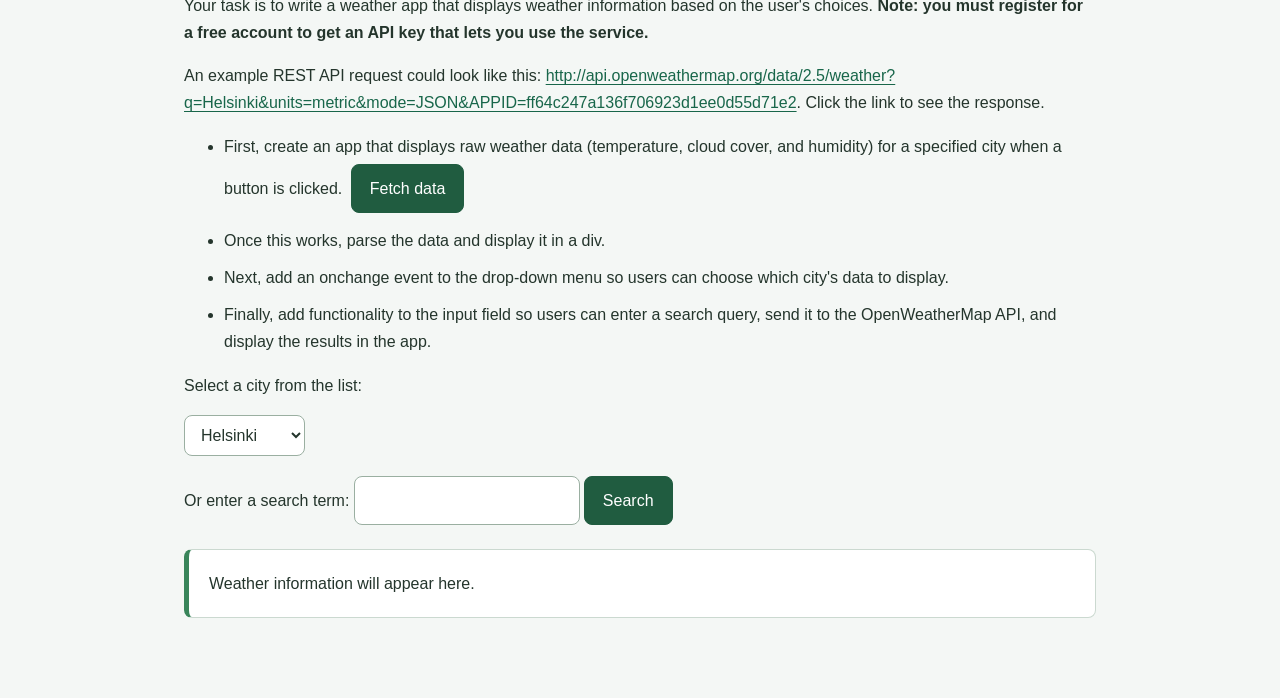
<file: Workshop7/Workshop07_ENG.html>
<!DOCTYPE html>
<html lang="en">

<head>
	<meta charset="utf-8">
	<title>Workshop 7</title>
	<link rel="stylesheet" href="css/styles.css">
	<script src="js/script.js" defer></script>
	<meta name="viewport" content="width=device-width, initial-scale=1">
</head>

<body class="ws8">
	<h1>Workshop 7: Parsing JSON/XML with AJAX</h1>
	<hr />
	<p>In this workshop, you will practise using JSON in JavaScript applications. Use the lecture materials as a
		reference while working through these exercises.</p>

	<hr />
	<h2>Exercise 1: JSON basics</h2>
	<p>JSON stands for JavaScript Object Notation. It represents data in a format that JavaScript can understand
		directly, so no conversion is needed before using it.</p>
	<p>
		<button id="showname">Show first and last names only</button>
		<button id="showall">Show all details</button>
	</p>
	<p>Create a new JSON dataset in your JavaScript code using the example below. Then write functions that run when
		the buttons are clicked.</p>

	<pre>
			var text = '{ "employees" : [' +
			'{ "firstName":"John" , "lastName":"Doe" },' +
			'{ "firstName":"Anna" , "lastName":"Smith" },' +
			'{ "firstName":"Peter" , "lastName":"Jones" } ]}';
		</pre>
	<ul>
		<li>The first button should display each person's first and last name in the div below.</li>
		<li>The second button should display all details for every person in the div below. You can use loops if you
			wish.</li>
	</ul>
	<div id="jsondata">JSON data will appear here.</div>
	<hr />
	<h2>Exercise 2: Fetching and parsing JSON from the web</h2>
	<p>There are two buttons below. Edit the source code and add onclick event handlers to them. Implement the
		functionality described here.</p>
	<p>
		<button id="loadraw">Load raw data</button>
		<button id="loadparse">Load and parse data</button>
	</p>

	<ul>
		<li>The first button should run a JavaScript function that fetches the provided <a
				href="http://www.omdbapi.com/?s=star+wars&apikey=cbbc6750">JSON file from the web</a> and displays the
			raw response in the div below (id=rawdata). Use the developer tools (F12) to monitor the AJAX request and
			inspect its headers, timings, and other details.</li>
		<li>The second button should run a function that fetches the same data, parses it, and displays the results in
			a table.</li>
		<li>Once you have displayed the data, try loading the images on the page as well.</li>
	</ul>
	<div id="rawdata">Raw data will appear here.</div>

	<hr />
	<h2>Exercise 3: Practical challenge: OpenWeatherMap API</h2>

	<p>OpenWeatherMap is a well-known online provider of weather data. It offers an API that developers can use to
		fetch weather information. <a href="https://openweathermap.org/api">Read the documentation here</a>.</p>
	<p>Your task is to write a weather app that displays weather information based on the user's choices. <b>Note:
			you must register for a free account to get an API key that lets you use the service.</b></p>

	<p>An example REST API request could look like this: <a
			href="http://api.openweathermap.org/data/2.5/weather?q=Helsinki&units=metric&mode=JSON&APPID=ff64c247a136f706923d1ee0d55d71e2">http://api.openweathermap.org/data/2.5/weather?q=Helsinki&units=metric&mode=JSON&APPID=ff64c247a136f706923d1ee0d55d71e2</a>.
		Click the link to see the response.</p>
	<ul>
		<li>First, create an app that displays raw weather data (temperature, cloud cover, and humidity) for a
			specified city when a button is clicked. <button id="fetch">Fetch data</button></li>
		<li>Once this works, parse the data and display it in a div.</li>
		<li>Next, add an onchange event to the drop-down menu so users can choose which city's data to display.</li>
		<li>Finally, add functionality to the input field so users can enter a search query, send it to the
			OpenWeatherMap API, and display the results in the app.</li>
	</ul>
	<p>Select a city from the list:</p>
	<select name="mySelect" id="city" onchange="">
		<option value="Helsinki">Helsinki</option>
		<option value="Stockholm">Stockholm</option>
		<option value="Rome">Rome</option>
		<option value="New York">New York</option>
	</select>
	<p>Or enter a search term: <input id="citysearch" /><button id="search">Search</button></p>
	<div id="weatherdata">Weather information will appear here.</div>

</body>

</html>
</file>
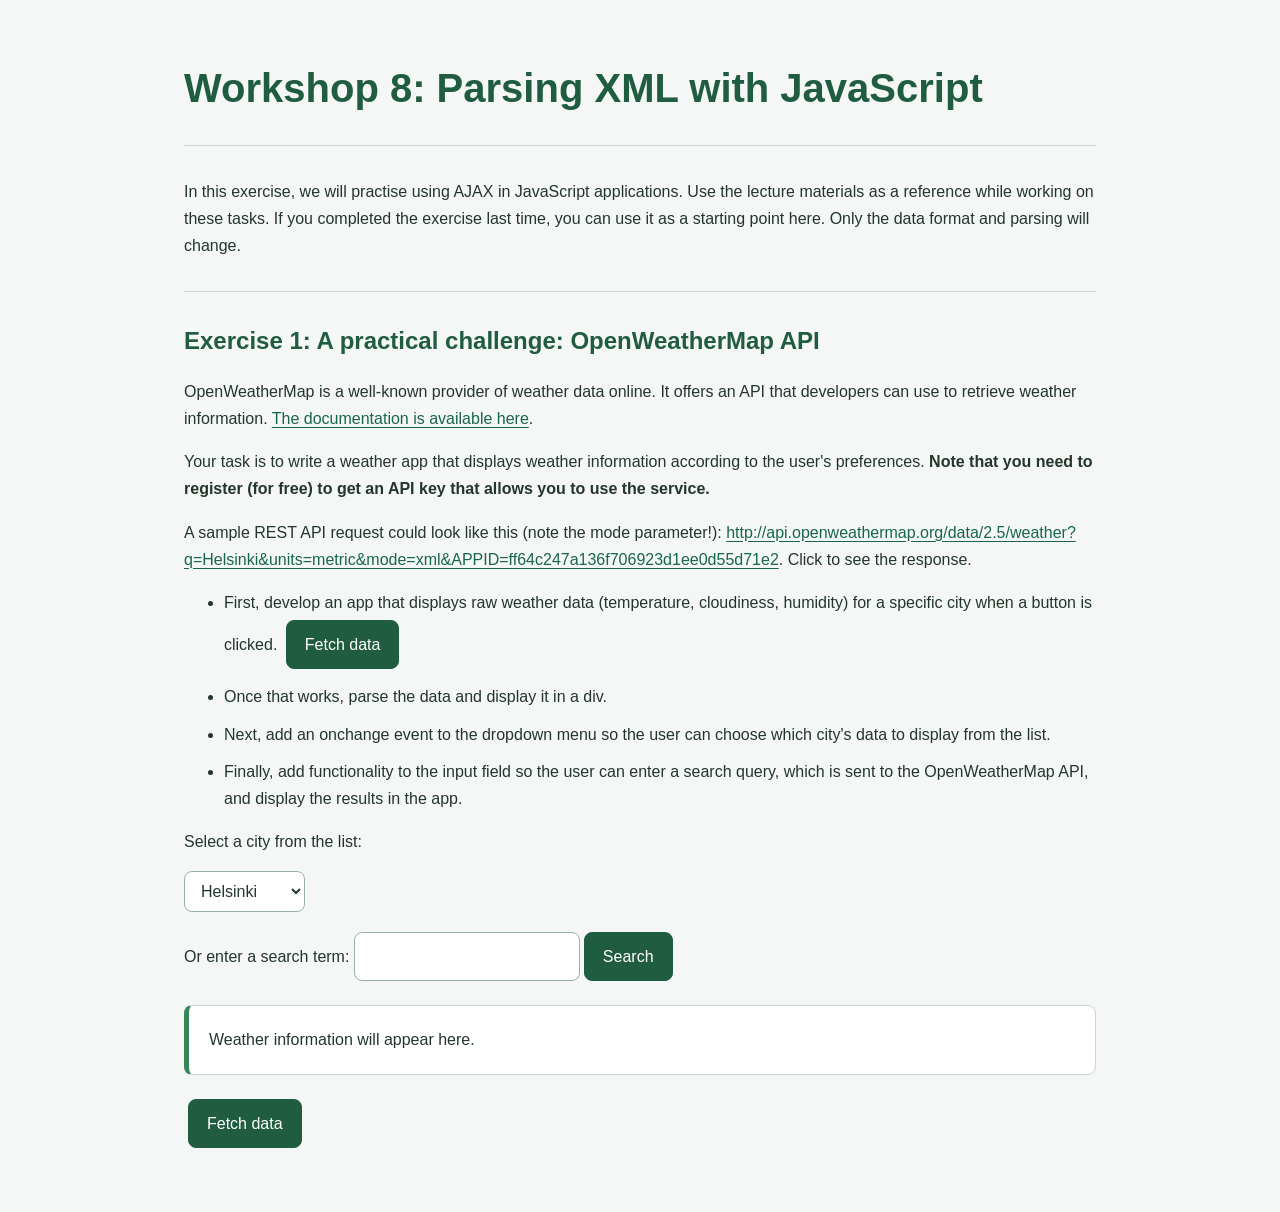
<file: Workshop8/workshop08_ENG.html>
<!DOCTYPE html>
<HTML lang="en">

<head>
    <meta charset="utf-8">
    <title>Workshop 8</title>
    <link rel="stylesheet" href="../Workshop7/css/styles.css">
    <!--This is a comment. Comments are not displayed in the browser-->
    <!--defer waits until the HTML has been read before executing JavaScript.-->
    <script src="js/script.js" defer></script>
</head>

<body class="ws8">
    <h1>Workshop 8: Parsing XML with JavaScript</h1>
    <hr />
    <p>In this exercise, we will practise using AJAX in JavaScript applications. Use the lecture materials as a
        reference while working on these tasks. If you completed the exercise last time, you can use it as a starting
        point here. Only the data format and parsing will change.</p>

    <hr />
    <h2>Exercise 1: A practical challenge: OpenWeatherMap API</h2>

    <p>OpenWeatherMap is a well-known provider of weather data online. It offers an API that developers can use to
        retrieve weather information. <a href="https://openweathermap.org/api">The documentation is available here</a>.
    </p>
    <p>Your task is to write a weather app that displays weather information according to the user's preferences.
        <b>Note that you need to register (for free) to get an API key that allows you to use the service.</b>
    </p>

    <p>A sample REST API request could look like this (note the mode parameter!): <a
            href="http://api.openweathermap.org/data/2.5/weather?q=Helsinki&units=metric&mode=xml&APPID=ff64c247a136f706923d1ee0d55d71e2">http://api.openweathermap.org/data/2.5/weather?q=Helsinki&units=metric&mode=xml&APPID=ff64c247a136f706923d1ee0d55d71e2</a>.
        Click to see the response.</p>
    <ul>
        <li>First, develop an app that displays raw weather data (temperature, cloudiness, humidity) for a specific
            city when a button is clicked. <button>Fetch data</button></li>
        <li>Once that works, parse the data and display it in a div.</li>
        <li>Next, add an onchange event to the dropdown menu so the user can choose which city's data to display from
            the list.</li>
        <li>Finally, add functionality to the input field so the user can enter a search query, which is sent to the
            OpenWeatherMap API, and display the results in the app.</li>
    </ul>
    <p>Select a city from the list:</p>
    <select name="mySelect" id="city" onchange="">
        <option value="Helsinki">Helsinki</option>
        <option value="Stockholm">Stockholm</option>
        <option value="Rome">Rome</option>
        <option value="New York">New York</option>
    </select>
    <p>Or enter a search term: <input id="citysearch" /><button id="search">Search</button></p>
    <div id="weatherdata">Weather information will appear here.</div>

    <!--This is a comment. Comments are not displayed in the browser-->
    <button id="fetchWeather">Fetch data</button>

</body>

</html>
</file>
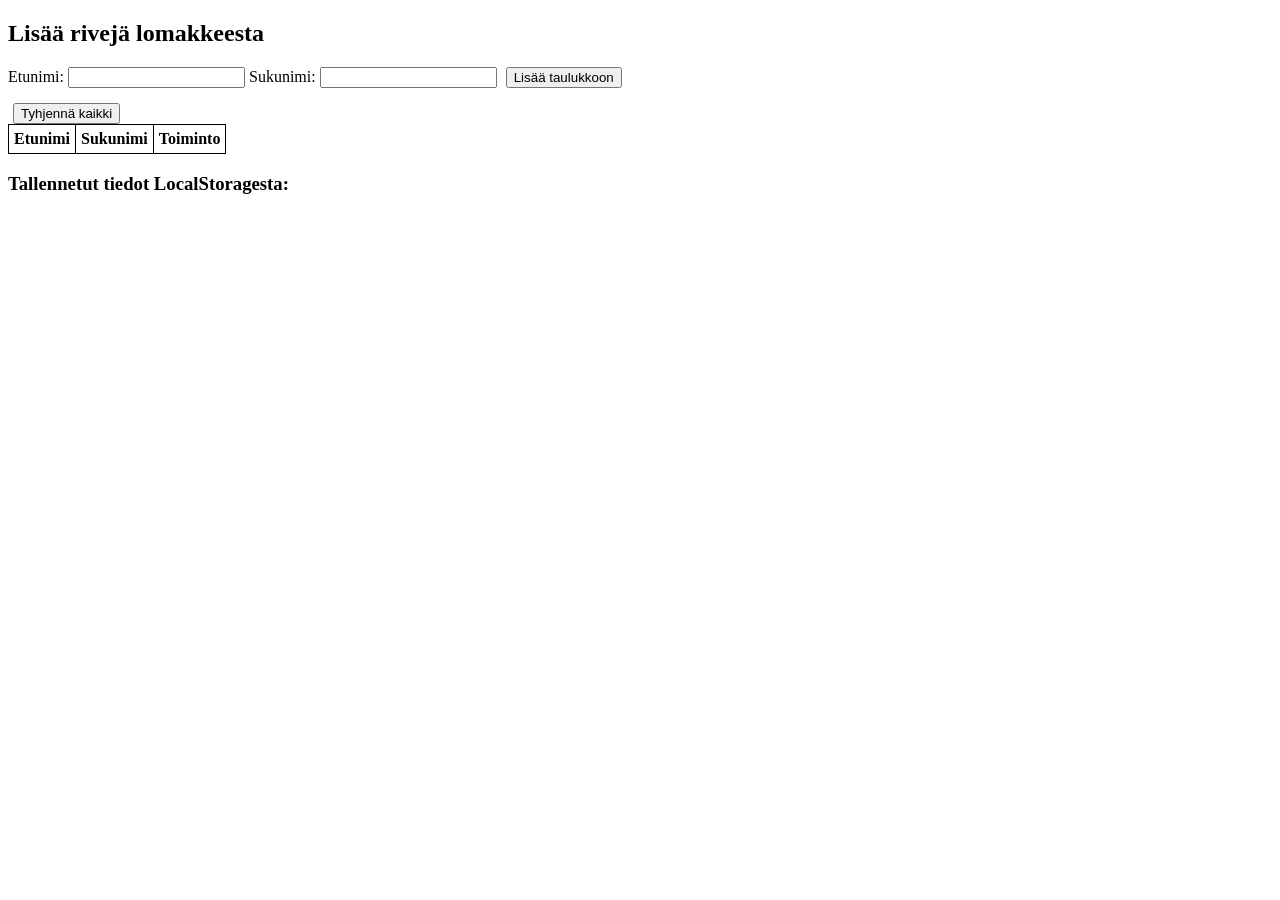
<file: Workshop4/demoja/lomake-taulu.html>
<!DOCTYPE html>
<html lang="fi">

<head>
    <meta charset="UTF-8">
    <title>Lomake + LocalStorage</title>
    <style>
        table,
        th,
        td {
            border: 1px solid black;
            border-collapse: collapse;
            padding: 5px;
        }

        form {
            margin-bottom: 15px;
        }

        button {
            margin-left: 5px;
        }
    </style>
</head>

<body>
    <h2>Lisää rivejä lomakkeesta</h2>

    <!-- Lomake nimien lisäämiseen -->
    <form id="lomake">
        Etunimi: <input type="text" id="etunimi" required>
        Sukunimi: <input type="text" id="sukunimi" required>
        <button type="submit">Lisää taulukkoon</button>
    </form>

    <!-- Nappi kaikkien tietojen tyhjentämiseen -->
    <button id="tyhjenna">Tyhjennä kaikki</button>

    <!-- Taulukko nimien näyttämiseen -->
    <table id="taulukko">
        <tr>
            <th>Etunimi</th>
            <th>Sukunimi</th>
            <th>Toiminto</th>
        </tr>
    </table>

    <!-- Lista tallennetuista nimistä LocalStoragesta -->
    <h3>Tallennetut tiedot LocalStoragesta:</h3>
    <ul id="tallennetut"></ul>

    <script>
        // Haetaan DOM-elementit
        const lomake = document.getElementById("lomake");
        const taulukko = document.getElementById("taulukko");
        const tallennetut = document.getElementById("tallennetut");
        const tyhjennaBtn = document.getElementById("tyhjenna");

        // --- Hakee LocalStoragesta tallennetut henkilöt ---
        function haeTallennetut() {
            const data = localStorage.getItem("henkilot");
            // Jos ei ole dataa, palautetaan tyhjä taulukko
            return data ? JSON.parse(data) : [];
        }

        // --- Tallentaa henkilöt LocalStorageen ---
        function tallenna(henkilot) {
            localStorage.setItem("henkilot", JSON.stringify(henkilot));
        }

        // --- Näyttää tallennetut henkilöt listana ---
        function naytaTallennetut() {
            tallennetut.innerHTML = ""; // Tyhjennetään lista ennen uudelleenluontia
            const henkilot = haeTallennetut();
            for (let i = 0; i < henkilot.length; i++) {
                const li = document.createElement("li");
                li.textContent = henkilot[i].etunimi + " " + henkilot[i].sukunimi;
                tallennetut.appendChild(li);
            }
        }

        // --- Lisää rivi taulukkoon ---
        function lisaaTaulukkoon(etunimi, sukunimi) {
            const uusiRivi = taulukko.insertRow(-1); // Lisää rivin taulukon loppuun
            const solu1 = uusiRivi.insertCell(0);
            const solu2 = uusiRivi.insertCell(1);
            const solu3 = uusiRivi.insertCell(2);

            solu1.textContent = etunimi;
            solu2.textContent = sukunimi;

            // Poistonappi, joka poistaa rivin ja päivittää LocalStoragen
            solu3.innerHTML = '<button onclick="poistaRivi(this)">Poista</button>';
        }

        // --- Poistaa rivin taulukosta ja LocalStoragesta ---
        function poistaRivi(painike) {
            const rivi = painike.parentNode.parentNode; // Saadaan taulukon rivi
            const index = rivi.rowIndex - 1; // -1 koska otsikkorivi
            const henkilot = haeTallennetut();

            henkilot.splice(index, 1); // Poistetaan henkilö taulukosta
            tallenna(henkilot);        // Päivitetään LocalStorage

            taulukko.deleteRow(rivi.rowIndex); // Poistetaan HTML-taulukosta
            naytaTallennetut();                // Päivitetään lista
        }

        // --- Lomakkeen lähetys ---
        lomake.addEventListener("submit", function (e) {
            e.preventDefault(); // Estetään lomakkeen oletustapahtuma (sivun lataus)

            const etunimi = document.getElementById("etunimi").value;
            const sukunimi = document.getElementById("sukunimi").value;

            const henkilot = haeTallennetut();
            henkilot.push({ etunimi, sukunimi }); // Lisätään uusi henkilö
            tallenna(henkilot);

            lisaaTaulukkoon(etunimi, sukunimi);
            naytaTallennetut();

            lomake.reset(); // Tyhjennetään lomake
        });

        // --- Tyhjennysnapin toiminto ---
        tyhjennaBtn.addEventListener("click", function () {
            localStorage.removeItem("henkilot"); // Poistetaan tallennettu data

            // Tyhjennetään taulukko, mutta jätetään otsikkorivi
            for (let i = taulukko.rows.length - 1; i > 0; i--) {
                taulukko.deleteRow(i);
            }

            // Tyhjennetään lista
            while (tallennetut.firstChild) {
                tallennetut.removeChild(tallennetut.firstChild);
            }
        });

        // --- Kun sivu ladataan, näytetään tallennetut tiedot ---
        window.onload = function () {
            const henkilot = haeTallennetut();
            for (let i = 0; i < henkilot.length; i++) {
                lisaaTaulukkoon(henkilot[i].etunimi, henkilot[i].sukunimi);
            }
            naytaTallennetut();
        };
    </script>
</body>

</html>
</file>
<file: Workshop1/css/styles.css>
/* Style the whole page */
body {
    font-family: Arial, Helvetica, sans-serif;
    max-width: 800px;
    margin: 0 auto;
    padding: 20px;
}
    
/* Style the main heading */
h1 {
    color:blueviolet;
}


/* Style all paragraphs */
p {
    font-size: 20px;
    line-height: 1.5;
}

/* Style all images */
img {
    max-width: 100%;
    border-radius: 15px;
}


/* Style all links */
a {
    color:aquamarine;
    text-decoration: none;
}


/* Style links when the mouse is over them */
a:hover {
    text-decoration: underline;
}
</file>
<file: Workshop5/css/styles.css>
/* Simple shared styles for the English and Finnish workshop. */
* { box-sizing: border-box; }
body {
  margin: 0;
  padding: 24px;
  font-family: Arial, Helvetica, sans-serif;
  line-height: 1.6;
  color: #24343c;
  background: #f4f7f5;
}
main { max-width: 900px; margin: auto; }
header { margin-bottom: 32px; }
h1 { font-size: clamp(1.8rem, 4vw, 2.5rem); line-height: 1.2; color: #155e4c; }
h2 { margin-top: 0; color: #155e4c; font-size: 1.4rem; }
.course { color: #52635d; font-weight: bold; }
.notice { font-weight: bold; }
section { margin-bottom: 24px; padding: 24px; background: white; border-radius: 12px; }
li { margin-bottom: 10px; }
a { color: #155e4c; }
form { max-width: 520px; margin-top: 24px; }
label { display: block; margin-top: 14px; font-weight: bold; }
input, select, textarea {
  width: 100%; padding: 10px; margin-top: 5px;
  font: inherit; border: 1px solid #8c9d96; border-radius: 6px;
}
button {
  margin-top: 16px; padding: 10px 18px; font: inherit;
  color: white; background: #155e4c; border: 1px solid #155e4c;
  border-radius: 6px; cursor: pointer;
}
button:hover { background: #104b3d; }
.secondary { color: #155e4c; background: white; }
.secondary:hover { background: #edf4f0; }
.actions { display: flex; flex-wrap: wrap; gap: 10px; }
:focus-visible { outline: 3px solid #bd650d; outline-offset: 3px; }
.error { display: block; color: #b42318; font-size: .95rem; }
.invalid { border: 2px solid #b42318; }
.saved { padding: 16px; background: #edf4f0; border-radius: 6px; white-space: pre-line; }
footer { color: #52635d; }
@media (max-width: 600px) {
  body { padding: 14px; }
  section { padding: 18px; }
}
</file>
<file: Workshop3/css/styles.css>
body {
  font-family: "Trebuchet MS", Helvetica, sans-serif;
  color: #333333;
  margin: 20px;
}
.ws3 {
  max-width: 1080px;
  margin: 0 auto;
  padding: 0 28px 40px;
  box-sizing: border-box;
  background: #f7f4ec;
  color: #3f4034;
  line-height: 1.6;
}
h1:before {
  content: "Dynamic Web Applications with JavaScript";
  display: block;
  font-size: 60%;
  font-style: italic;
}
.ws3 h1 {
  margin-bottom: 12px;
  color: #315c4c;
  font-size: 2em;
  font-weight: 600;
}
.ws3 h1::before {
  margin-bottom: 6px;
  color: #a66a2c;
  font-size: 45%;
  font-weight: 400;
  letter-spacing: 0.04em;
}
.ws3 h2 {
  color: #315c4c;
}
.ws3 hr {
  border: 0;
  border-top: 2px solid #c9954a;
}
.red-box {
  background: red;
  width: 50px;
  height: 50px;
}
.no-border {
  border: 0;
  height: auto;
  padding: 0;
  margin: 0;
}
.red,
.error,
.error textarea,
.error input {
  border-color: red;
  color: red;
}
div.border {
  border: 1px solid black;
  padding: 5px;
  float: left;
}
.clear {
  clear: both;
}
.ws3 div,
.ws4.div {
  width: 200px;
  height: 100px;
  border: 1px solid black;
}
.ws3 #tableContainer,
.ws3 #preview {
  width: auto;
  height: auto;
}
.ws3 table.display {
  width: 100%;
  max-width: 760px;
  margin: 16px 0;
}
.ws3 pre {
  max-width: 100%;
  overflow-x: auto;
  white-space: pre-wrap;
  overflow-wrap: anywhere;
}
.ws3 table,
.ws3 tr,
.ws3 td {
  margin: 10px;
  padding: 10px;
}
.ws3 table,
.ws3 tr,
.ws3 td,
.ws3 th,
.ws5 table,
ws5.tr,
ws5.td {
  border: 1px solid gray;
  width: 50%;
  border-collapse: collapse;
  padding: 5px;
}
table.display {
  width: 80%;
}
.ws4 img {
  position: relative;
  left: 0px;
}
.ws5 div {
  width: 200px;
  margin: 20px;
  padding: 20px;
  border: 1px solid black;
}
.ws5 span {
  display: none;
}
.ws5 .error span {
  display: block;
}
.ws6 div {
  margin-bottom: 10px;
}
.ws6 table,
.ws6 tr,
.ws6 td,
.ws7 table,
.ws7 tr,
.ws7 td {
  border: 1px solid gray;
  width: 50%;
}
.ws7 div {
  min-width: 200px;
  width: auto;
  min-height: 200px;
  height: auto;
  border: 1px solid black;
}
.ws8 table {
  border-collapse: collapse;
  width: 700px;
  border: 1px solid black;
}
.ws8 th,
.ws8 td {
  padding: 4px;
  font-family: Verdana;
  font-size: 12px;
}
.ws8 tr:nth-child(even) {
  background-color: #f2f2f2;
}
.ws8 th,
.ws8 td {
  border: 1px solid #ddd;
}
.ws8 td {
  height: 40px;
  text-align: center;
  vertical-align: middle;
}
.ws8 img {
  width: 100px;
}
#jsondata,
#rawdata,
#weatherdata {
  border: 1px solid black;
  padding: 10px;
}
.ws9 div {
  width: 200px;
  height: 100px;
  border: 1px solid black;
}
#ajax {
  width: 80%;
  height: 500px;
  border: 1px solid black;
  overflow: auto;
  padding: 20px;
}
.ws-9 #main-content {
  width: 100%;
  height: auto;
  border: 0;
}
</file>
<file: Workshop4/css/styles.css>
* {
    box-sizing: border-box;
}

body {
    max-width: 1000px;
    margin: 0 auto;
    padding: 2rem;

    font-family: "Trebuchet MS", Helvetica, sans-serif;
    line-height: 1.6;
    color: #333333;
    background-color: #f5f5f5;
}

header,
section {
    margin-bottom: 2rem;
    padding: 1.5rem;

    background-color: white;
    border-radius: 8px;
}

h1 {
    margin-top: 0;
    color: #31107a;
}

h2 {
    color: #1966a2;
}

h3 {
    color: #31107a;
}

hr {
    margin: 2rem 0;
    border: 0;
    border-top: 1px solid #cccccc;
}

button {
    margin: 0.25rem;
    padding: 0.6rem 1rem;

    font: inherit;
    color: white;
    background-color: #31107a;

    border: 0;
    border-radius: 4px;
    cursor: pointer;
}

button:hover {
    background-color: #5631a5;
}

button:focus-visible,
input:focus-visible,
select:focus-visible {
    outline: 3px solid #28a78e;
    outline-offset: 2px;
}

.buttons {
    display: flex;
    flex-wrap: wrap;
    gap: 0.5rem;
    margin: 1rem 0;
}

.instructions {
    padding: 1rem;
    background-color: #f0eef8;
    border-left: 5px solid #31107a;
}

code {
    padding: 0.1rem 0.3rem;
    font-family: Consolas, monospace;
    background-color: #eeeeee;
    border-radius: 3px;
}

.highlight {
    padding: 1rem;
    color: white;
    background-color: #31107a;
}

.animal-heading {
    color: #31107a;
    font-family: Arial, sans-serif;
}

.image-highlight {
    border: 6px solid #31107a;
}

#animalImage,
#animalContent img {
    display: block;
    width: 400px;
    max-width: 100%;
    height: auto;
    margin: 1rem 0;
}

form {
    display: grid;
    gap: 1rem;
    max-width: 500px;
    margin: 1rem 0;
}

form div {
    display: grid;
    gap: 0.25rem;
}

input,
select {
    padding: 0.6rem;
    font: inherit;
    border: 1px solid #999999;
    border-radius: 4px;
}

table {
    width: 100%;
    margin-top: 1.5rem;
    border-collapse: collapse;
}

th,
td {
    padding: 0.75rem;
    text-align: left;
    border: 1px solid #cccccc;
}

th {
    color: white;
    background-color: #1966a2;
}

tbody tr:nth-child(even) {
    background-color: #f2f2f2;
}

@media (max-width: 600px) {
    body {
        padding: 1rem;
    }

    header,
    section {
        padding: 1rem;
    }

    .buttons {
        flex-direction: column;
    }

    button {
        width: 100%;
    }
}
</file>
<file: Workshop7/css/styles.css>
/* Työpaja 7 – JSON ja AJAX */

* {
  box-sizing: border-box;
}

body.ws8 {
  max-width: 960px;
  margin: 0 auto;
  padding: 36px 24px 60px;
  background-color: #f4f7f5;
  color: #24352c;
  font-family: Arial, Helvetica, sans-serif;
  font-size: 16px;
  line-height: 1.7;
}

.ws8 h1 {
  color: #205c40;
  font-size: clamp(1.8rem, 4vw, 2.5rem);
  line-height: 1.25;
}

.ws8 h2 {
  margin-top: 32px;
  color: #205c40;
  line-height: 1.4;
}

.ws8 hr {
  margin: 32px 0;
  border: 0;
  border-top: 1px solid #cbd9d0;
}

.ws8 a {
  color: #18664a;
  overflow-wrap: anywhere;
  text-underline-offset: 3px;
}

.ws8 li {
  margin-bottom: 10px;
}

.ws8 button,
.ws8 input,
.ws8 select {
  font: inherit;
}

.ws8 button {
  margin: 4px;
  padding: 10px 18px;
  border: 1px solid #205c40;
  border-radius: 8px;
  background-color: #205c40;
  color: white;
  cursor: pointer;
}

.ws8 button:hover {
  background-color: #16452f;
}

.ws8 input,
.ws8 select {
  max-width: 100%;
  padding: 10px 12px;
  border: 1px solid #9aafa1;
  border-radius: 8px;
  background-color: white;
  color: #24352c;
}

.ws8 :is(button, input, select, a):focus-visible {
  outline: 3px solid #b46b00;
  outline-offset: 3px;
}

.ws8 pre {
  padding: 20px;
  overflow-x: auto;
  border-radius: 10px;
  background-color: #22372b;
  color: #e6f5eb;
  font-size: 0.95rem;
  line-height: 1.6;
}

.ws8 #jsondata,
.ws8 #rawdata,
.ws8 #weatherdata {
  margin: 20px 0;
  padding: 20px;
  overflow-wrap: anywhere;
  overflow-x: auto;
  border: 1px solid #cbd9d0;
  border-left: 5px solid #39855a;
  border-radius: 8px;
  background-color: white;
}

.ws8 table {
  width: 100%;
  border-collapse: collapse;
}

.ws8 th,
.ws8 td {
  padding: 12px;
  border: 1px solid #cbd9d0;
  text-align: left;
  vertical-align: top;
}

.ws8 th {
  background-color: #e4eee7;
}

.ws8 img {
  max-width: 100%;
  height: auto;
}
</file>
